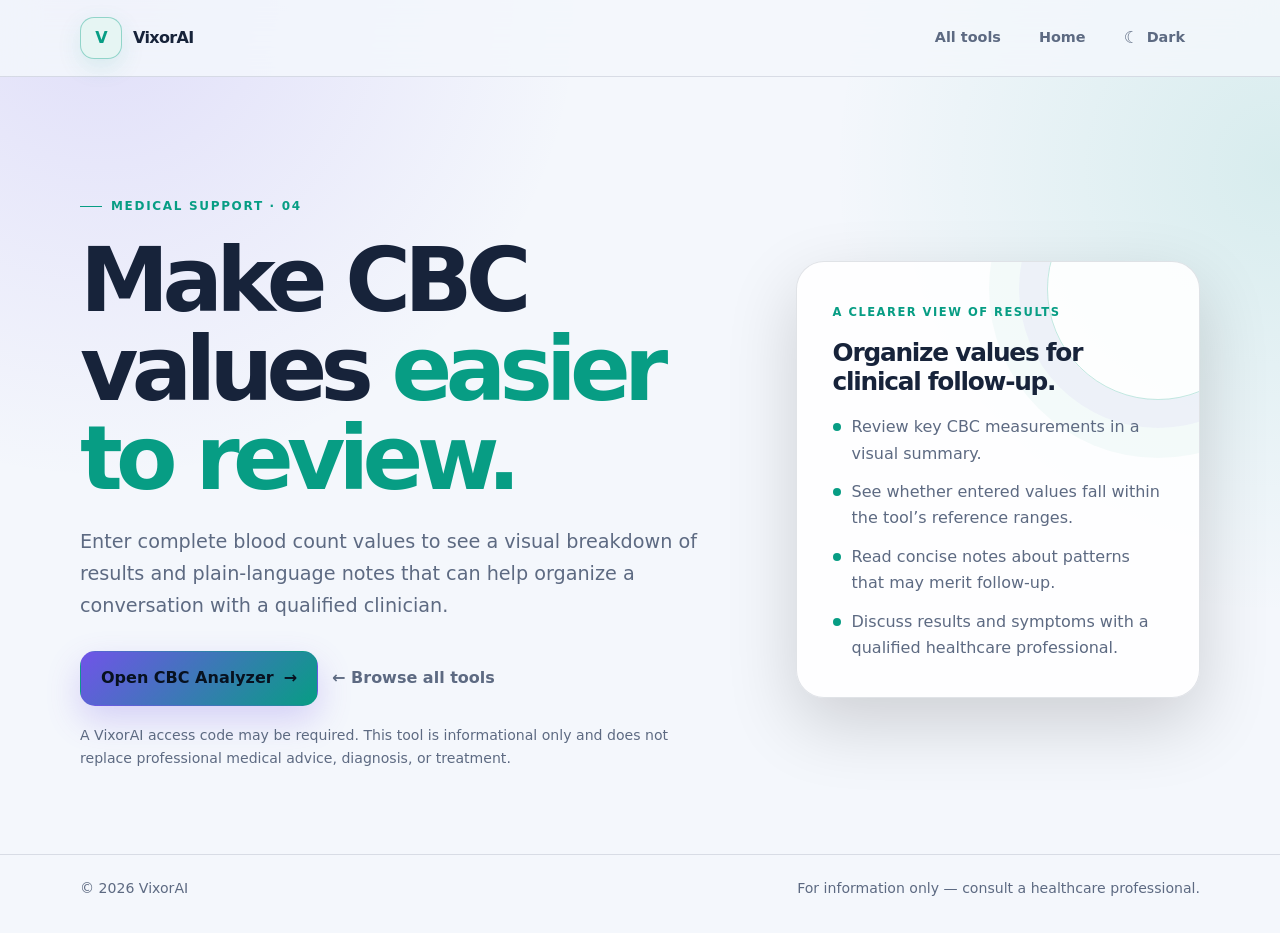
<file: cbc-analyzer.html>
<!DOCTYPE html>
<html lang="en">
<head>
  <meta charset="UTF-8">
  <meta name="viewport" content="width=device-width, initial-scale=1">
  <meta name="description" content="Review CBC blood-test values with a visual, plain-language summary from the VixorAI CBC Analyzer.">
  <title>CBC Analyzer | VixorAI</title>
  <link rel="stylesheet" href="tool-page.css">
</head>
<body>
  <header class="page-header"><div class="page-wrap page-nav">
    <a class="page-brand" href="index.html"><span class="page-brand-mark">V</span>VixorAI</a>
    <nav class="page-nav-links" aria-label="Main navigation"><a href="index.html#tools">All tools</a><a href="index.html">Home</a><button class="theme-toggle" id="theme-toggle" type="button" aria-label="Switch theme"><span class="theme-icon" aria-hidden="true"></span><span class="theme-label">Theme</span></button></nav>
  </div></header>
  <main class="page-wrap tool-main"><div class="tool-layout">
    <section>
      <p class="tool-eyebrow">Medical support · 04</p>
      <h1>Make CBC values <em>easier to review.</em></h1>
      <p class="tool-lead">Enter complete blood count values to see a visual breakdown of results and plain-language notes that can help organize a conversation with a qualified clinician.</p>
      <div class="tool-actions"><a class="page-cta" href="index.html?launch=cbc#tools">Open CBC Analyzer <span aria-hidden="true">→</span></a><a class="back-link" href="index.html#tools">← Browse all tools</a></div>
      <p class="access-note">A VixorAI access code may be required. This tool is informational only and does not replace professional medical advice, diagnosis, or treatment.</p>
    </section>
    <aside class="tool-aside"><span class="aside-label">A clearer view of results</span><h2>Organize values for clinical follow-up.</h2><ul class="tool-points"><li>Review key CBC measurements in a visual summary.</li><li>See whether entered values fall within the tool’s reference ranges.</li><li>Read concise notes about patterns that may merit follow-up.</li><li>Discuss results and symptoms with a qualified healthcare professional.</li></ul></aside>
  </div></main>
  <footer class="tool-footer"><div class="page-wrap"><span>© 2026 VixorAI</span><span>For information only — consult a healthcare professional.</span></div></footer>
  <script src="tool-page.js"></script>
</body>
</html>
</file>
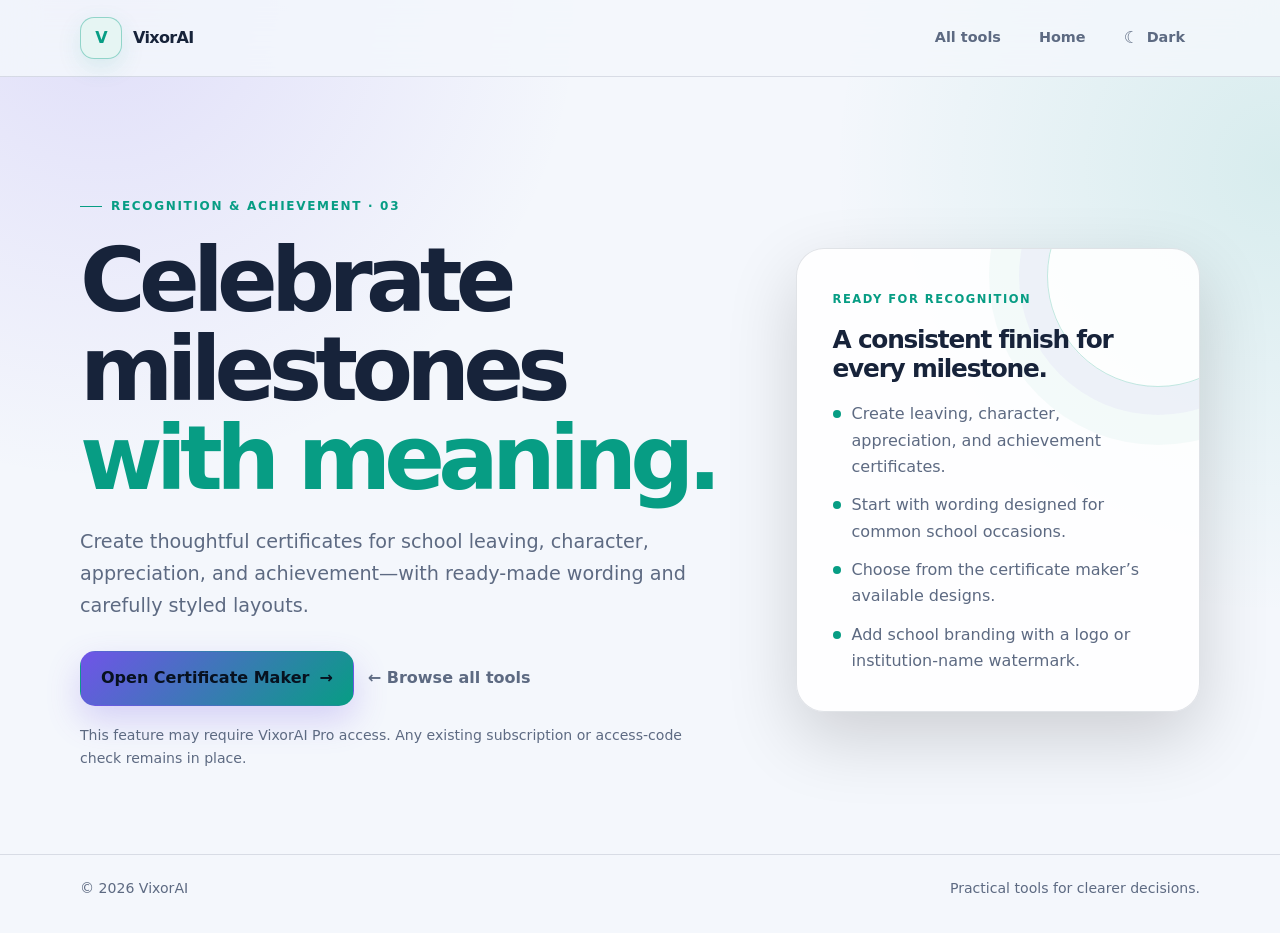
<file: certificates.html>
<!DOCTYPE html>
<html lang="en">
<head>
  <meta charset="UTF-8">
  <meta name="viewport" content="width=device-width, initial-scale=1">
  <meta name="description" content="Design school leaving, character, appreciation, and achievement certificates with VixorAI.">
  <title>Certificate Maker | VixorAI</title>
  <link rel="stylesheet" href="tool-page.css">
</head>
<body>
  <header class="page-header"><div class="page-wrap page-nav">
    <a class="page-brand" href="index.html"><span class="page-brand-mark">V</span>VixorAI</a>
    <nav class="page-nav-links" aria-label="Main navigation"><a href="index.html#tools">All tools</a><a href="index.html">Home</a><button class="theme-toggle" id="theme-toggle" type="button" aria-label="Switch theme"><span class="theme-icon" aria-hidden="true"></span><span class="theme-label">Theme</span></button></nav>
  </div></header>
  <main class="page-wrap tool-main"><div class="tool-layout">
    <section>
      <p class="tool-eyebrow">Recognition & achievement · 03</p>
      <h1>Celebrate milestones <em>with meaning.</em></h1>
      <p class="tool-lead">Create thoughtful certificates for school leaving, character, appreciation, and achievement—with ready-made wording and carefully styled layouts.</p>
      <div class="tool-actions"><a class="page-cta" href="index.html?launch=cert#tools">Open Certificate Maker <span aria-hidden="true">→</span></a><a class="back-link" href="index.html#tools">← Browse all tools</a></div>
      <p class="access-note">This feature may require VixorAI Pro access. Any existing subscription or access-code check remains in place.</p>
    </section>
    <aside class="tool-aside"><span class="aside-label">Ready for recognition</span><h2>A consistent finish for every milestone.</h2><ul class="tool-points"><li>Create leaving, character, appreciation, and achievement certificates.</li><li>Start with wording designed for common school occasions.</li><li>Choose from the certificate maker’s available designs.</li><li>Add school branding with a logo or institution-name watermark.</li></ul></aside>
  </div></main>
  <footer class="tool-footer"><div class="page-wrap"><span>© 2026 VixorAI</span><span>Practical tools for clearer decisions.</span></div></footer>
  <script src="tool-page.js"></script>
</body>
</html>
</file>
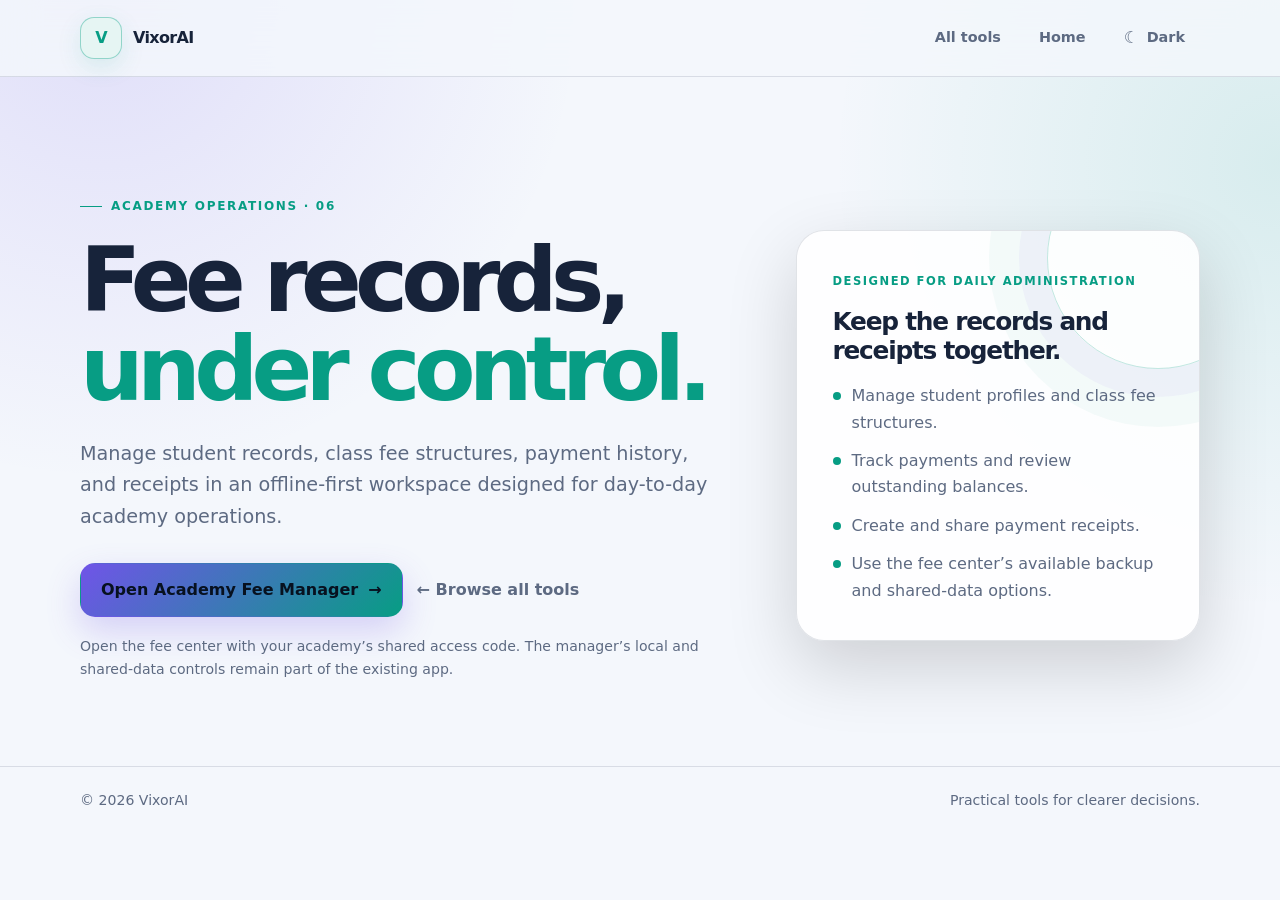
<file: fee-manager.html>
<!DOCTYPE html>
<html lang="en">
<head>
  <meta charset="UTF-8">
  <meta name="viewport" content="width=device-width, initial-scale=1">
  <meta name="description" content="Track student records, fee schedules, payments, and receipts with the VixorAI Academy Fee Manager.">
  <title>Academy Fee Manager | VixorAI</title>
  <link rel="stylesheet" href="tool-page.css">
</head>
<body>
  <header class="page-header"><div class="page-wrap page-nav">
    <a class="page-brand" href="index.html"><span class="page-brand-mark">V</span>VixorAI</a>
    <nav class="page-nav-links" aria-label="Main navigation"><a href="index.html#tools">All tools</a><a href="index.html">Home</a><button class="theme-toggle" id="theme-toggle" type="button" aria-label="Switch theme"><span class="theme-icon" aria-hidden="true"></span><span class="theme-label">Theme</span></button></nav>
  </div></header>
  <main class="page-wrap tool-main"><div class="tool-layout">
    <section>
      <p class="tool-eyebrow">Academy operations · 06</p>
      <h1>Fee records, <em>under control.</em></h1>
      <p class="tool-lead">Manage student records, class fee structures, payment history, and receipts in an offline-first workspace designed for day-to-day academy operations.</p>
      <div class="tool-actions"><a class="page-cta" href="index.html?launch=fee#tools">Open Academy Fee Manager <span aria-hidden="true">→</span></a><a class="back-link" href="index.html#tools">← Browse all tools</a></div>
      <p class="access-note">Open the fee center with your academy’s shared access code. The manager’s local and shared-data controls remain part of the existing app.</p>
    </section>
    <aside class="tool-aside"><span class="aside-label">Designed for daily administration</span><h2>Keep the records and receipts together.</h2><ul class="tool-points"><li>Manage student profiles and class fee structures.</li><li>Track payments and review outstanding balances.</li><li>Create and share payment receipts.</li><li>Use the fee center’s available backup and shared-data options.</li></ul></aside>
  </div></main>
  <footer class="tool-footer"><div class="page-wrap"><span>© 2026 VixorAI</span><span>Practical tools for clearer decisions.</span></div></footer>
  <script src="tool-page.js"></script>
</body>
</html>
</file>
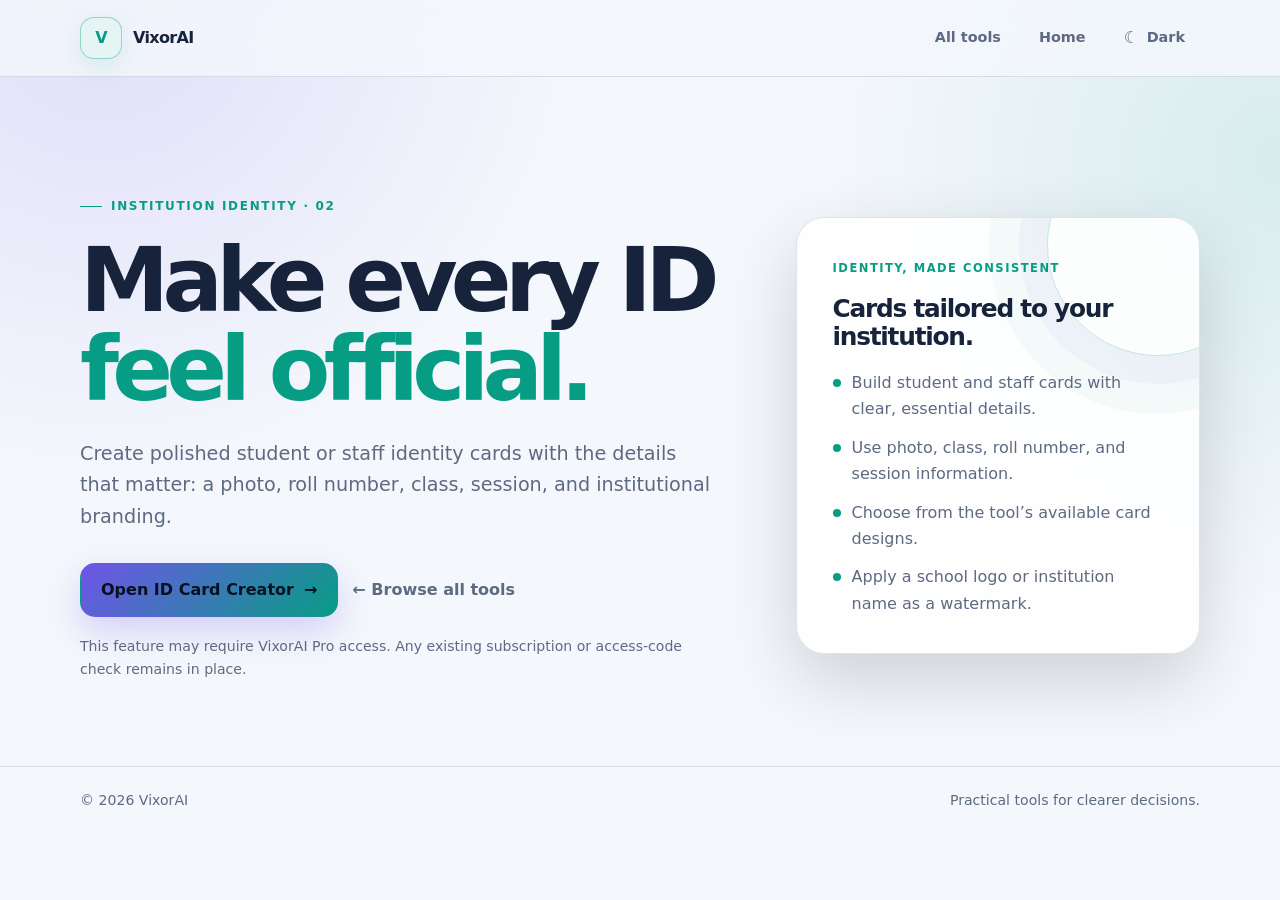
<file: id-cards.html>
<!DOCTYPE html>
<html lang="en">
<head>
  <meta charset="UTF-8">
  <meta name="viewport" content="width=device-width, initial-scale=1">
  <meta name="description" content="Create branded student and staff ID cards with VixorAI's photo, class, and session layouts.">
  <title>Student ID Card Creator | VixorAI</title>
  <link rel="stylesheet" href="tool-page.css">
</head>
<body>
  <header class="page-header"><div class="page-wrap page-nav">
    <a class="page-brand" href="index.html"><span class="page-brand-mark">V</span>VixorAI</a>
    <nav class="page-nav-links" aria-label="Main navigation"><a href="index.html#tools">All tools</a><a href="index.html">Home</a><button class="theme-toggle" id="theme-toggle" type="button" aria-label="Switch theme"><span class="theme-icon" aria-hidden="true"></span><span class="theme-label">Theme</span></button></nav>
  </div></header>
  <main class="page-wrap tool-main"><div class="tool-layout">
    <section>
      <p class="tool-eyebrow">Institution identity · 02</p>
      <h1>Make every ID <em>feel official.</em></h1>
      <p class="tool-lead">Create polished student or staff identity cards with the details that matter: a photo, roll number, class, session, and institutional branding.</p>
      <div class="tool-actions"><a class="page-cta" href="index.html?launch=idcard#tools">Open ID Card Creator <span aria-hidden="true">→</span></a><a class="back-link" href="index.html#tools">← Browse all tools</a></div>
      <p class="access-note">This feature may require VixorAI Pro access. Any existing subscription or access-code check remains in place.</p>
    </section>
    <aside class="tool-aside"><span class="aside-label">Identity, made consistent</span><h2>Cards tailored to your institution.</h2><ul class="tool-points"><li>Build student and staff cards with clear, essential details.</li><li>Use photo, class, roll number, and session information.</li><li>Choose from the tool’s available card designs.</li><li>Apply a school logo or institution name as a watermark.</li></ul></aside>
  </div></main>
  <footer class="tool-footer"><div class="page-wrap"><span>© 2026 VixorAI</span><span>Practical tools for clearer decisions.</span></div></footer>
  <script src="tool-page.js"></script>
</body>
</html>
</file>
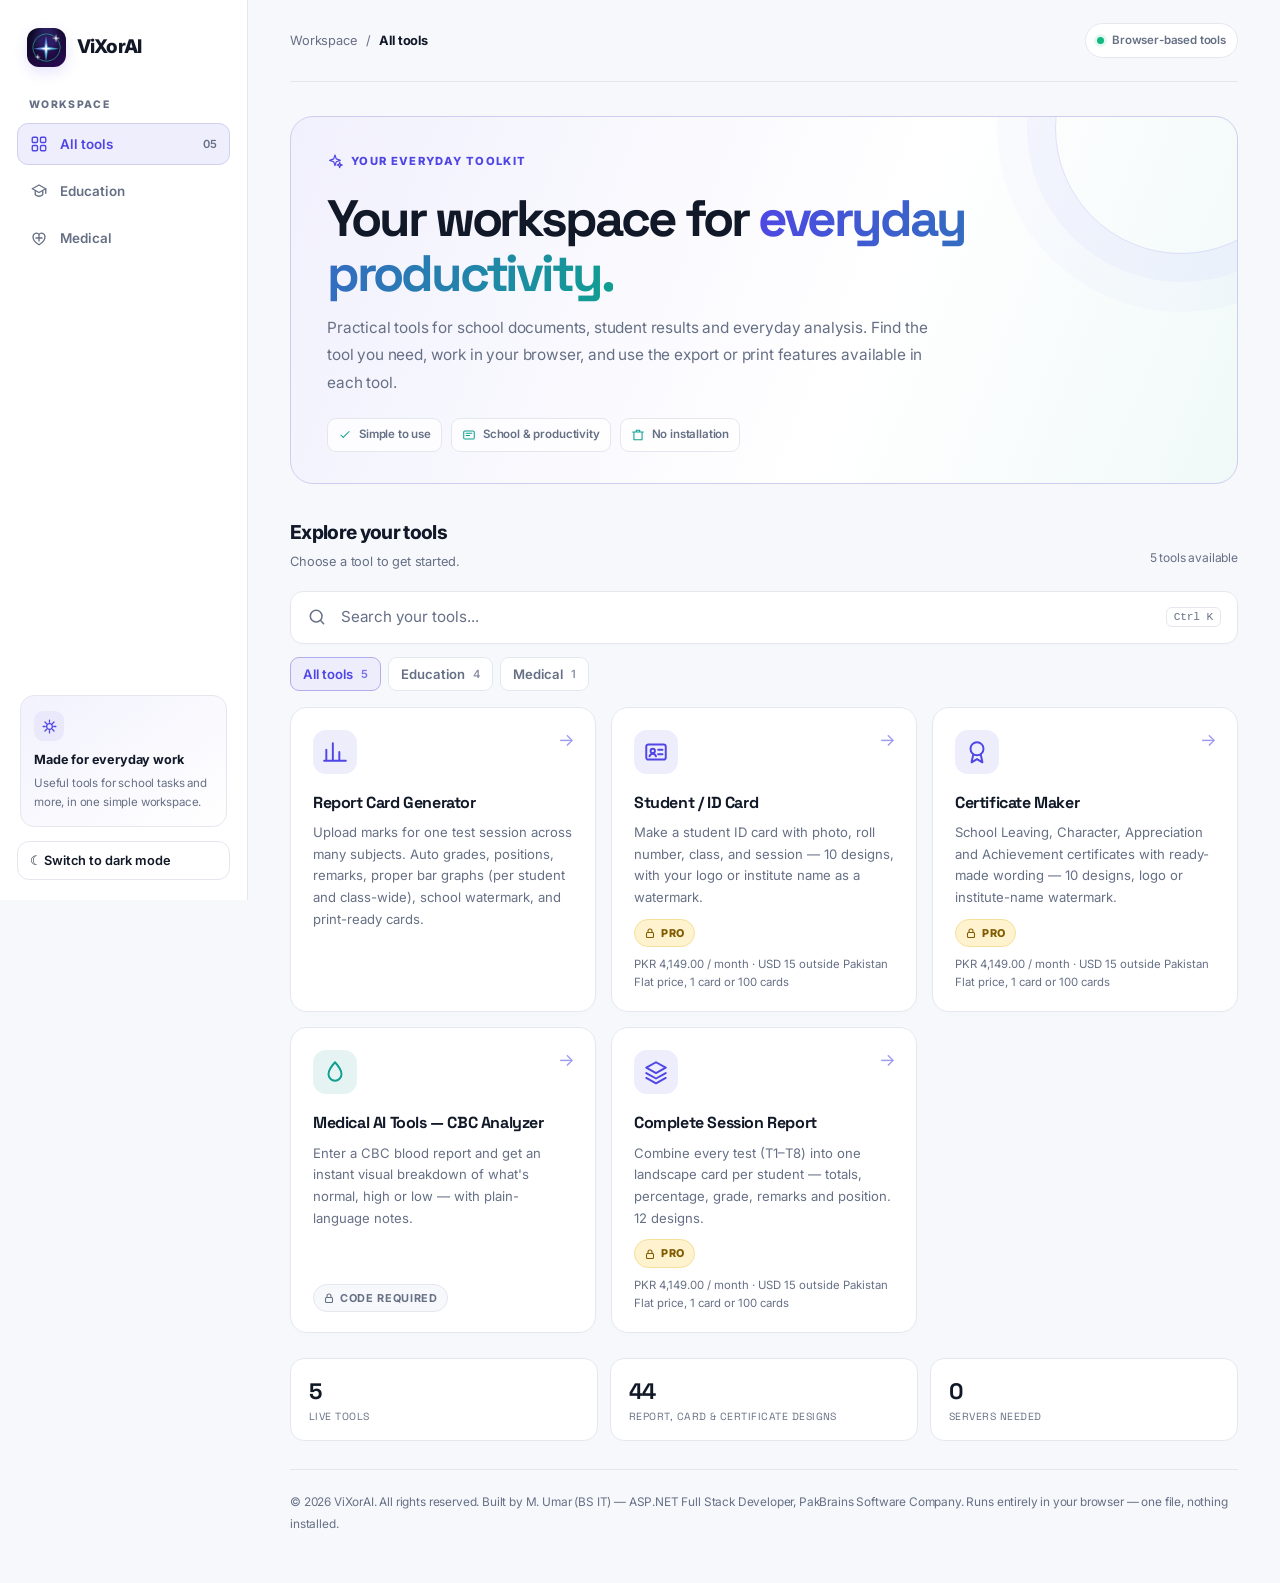
<file: redesign-preview.html>
<!DOCTYPE html>
<html lang="en" data-theme="light">
<head>
<meta charset="utf-8">
<meta name="viewport" content="width=device-width, initial-scale=1, viewport-fit=cover">
<title>ViXorAI</title>
<link rel="icon" type="image/png" href="./vixorai-logo.png">
<link rel="icon" type="image/png" href="[data-uri]">
<link rel="apple-touch-icon" href="[data-uri]">
<meta name="theme-color" content="#080a14"><meta name="apple-mobile-web-app-capable" content="yes"><meta name="apple-mobile-web-app-title" content="ViXorAI">
<link rel="manifest" href="manifest.json">

<link rel="stylesheet" href="https://fonts.googleapis.com/css2?family=Space+Grotesk:wght@500;600;700;800&family=Inter:wght@400;500;600;700&display=swap">
<style>
:root{--bg:#080a14;--card:#10142280;--cardh:#161b2e;--line:#242a44;--ink:#f2f4fb;--mute:#8b91ab;--a1:#7c5cff;--a2:#38e0c4;
box-sizing:border-box;padding-top:env(safe-area-inset-top,0px);padding-bottom:env(safe-area-inset-bottom,0px)}
:root[data-theme="light"]{--bg:#f4f5fb;--card:#ffffff;--cardh:#fff;--line:#dde1f0;--ink:#12142a;--mute:#5d6280}
*{box-sizing:border-box}
html{scroll-padding-top:env(safe-area-inset-top,0px)}
body{margin:0;min-height:100%;background:
radial-gradient(60vw 40vw at 15% -10%,#7c5cff33,transparent 60%),
radial-gradient(50vw 35vw at 100% 0%,#38e0c433,transparent 55%),var(--bg);
color:var(--ink);font-family:Inter,system-ui,sans-serif;line-height:1.5}
main{max-width:1040px;margin:0 auto;padding:52px 20px 60px}
.tag{display:inline-flex;align-items:center;gap:8px;font-size:.75rem;letter-spacing:.14em;color:var(--a2);border:1px solid #38e0c455;background:#38e0c412;padding:5px 12px;border-radius:999px;font-weight:700}
h1{font-family:"Space Grotesk",sans-serif;font-size:clamp(2.2rem,6vw,3.4rem);line-height:1.08;margin:20px 0 12px;letter-spacing:-.02em}
h1 b{background:linear-gradient(90deg,var(--a1),var(--a2));-webkit-background-clip:text;background-clip:text;color:transparent}
.lead{color:var(--mute);font-size:1.08rem;max-width:60ch;margin:0}
.grid{display:grid;grid-template-columns:repeat(auto-fit,minmax(250px,1fr));gap:18px;margin-top:42px}
button.tile,.tile{display:block;width:100%;text-align:left;text-decoration:none;color:inherit;background:var(--card);backdrop-filter:blur(6px);border:1px solid var(--line);border-radius:20px;padding:24px;position:relative;overflow:hidden;transition:transform .18s,border-color .18s,box-shadow .18s;font:inherit;cursor:pointer}
button.tile:hover{transform:translateY(-4px);border-color:var(--a1);box-shadow:0 18px 40px -14px #7c5cff40}
:focus-visible{outline:2px solid var(--a2);outline-offset:2px}
.tile .ic{font-size:1.6rem;width:48px;height:48px;display:grid;place-items:center;border-radius:13px;background:linear-gradient(135deg,#7c5cff33,#38e0c433);margin-bottom:16px}
.tile b{font-family:"Space Grotesk",sans-serif;font-size:1.14rem;display:block;margin-bottom:5px}
.tile p{margin:0;color:var(--mute);font-size:.9rem}
.tile .go{position:absolute;top:22px;right:22px;color:var(--a2);font-size:1.1rem;opacity:0;transition:opacity .18s}
button.tile:hover .go{opacity:1}
.tile.soon{opacity:.5;cursor:default}
.tile.med .ic{background:linear-gradient(135deg,#ff6b8133,#ffb34d33)}
.badge{display:inline-block;margin-top:12px;font-size:.68rem;letter-spacing:.1em;font-weight:700;color:var(--mute);border:1px solid var(--line);padding:3px 9px;border-radius:999px}
.stats{display:flex;gap:28px;margin-top:34px;flex-wrap:wrap}
.stats div{font-family:"Space Grotesk",sans-serif}
.stats b{display:block;font-size:1.5rem}
.stats span{color:var(--mute);font-size:.78rem;letter-spacing:.06em;text-transform:uppercase}
.foot{margin-top:56px;color:var(--mute);font-size:.82rem;border-top:1px solid var(--line);padding-top:20px;display:flex;justify-content:space-between;gap:12px;flex-wrap:wrap}
.themebtn{border:1px solid var(--line);background:var(--card);color:var(--mute);border-radius:10px;padding:7px 12px;font-size:.78rem;cursor:pointer}
#toolWrap{position:fixed;inset:0;background:#0b0d16;z-index:50;flex-direction:column}
:root[data-theme="light"] #toolWrap{background:#eef0f7}
#toolBar{display:flex;align-items:center;gap:12px;padding:12px 16px;padding-top:calc(12px + env(safe-area-inset-top,0px));background:var(--cardh);border-bottom:1px solid var(--line);flex:none}
#backBtn{border:1px solid var(--line);background:var(--card);color:var(--ink);border-radius:10px;padding:10px 16px;font:600 14px Inter,sans-serif;cursor:pointer;min-height:42px}
#toolTitle{font-family:"Space Grotesk",sans-serif;font-weight:700;color:var(--ink)}
#toolFrame{flex:1;width:100%;border:0;background:#fff}
#aura{position:fixed;inset:0;overflow:hidden;z-index:0;pointer-events:none}
#aura i{position:absolute;width:48vw;height:48vw;min-width:340px;min-height:340px;border-radius:50%;filter:blur(70px);opacity:.32;font-style:normal}
#aura i:nth-child(1){background:var(--a1);top:-12%;left:-10%;animation:drift1 19s ease-in-out infinite alternate}
#aura i:nth-child(2){background:var(--a2);bottom:-16%;right:-8%;animation:drift2 23s ease-in-out infinite alternate}
@keyframes drift1{to{transform:translate(6vw,7vh) scale(1.15)}}
@keyframes drift2{to{transform:translate(-6vw,-6vh) scale(1.12)}}
@media(prefers-reduced-motion:reduce){#aura i{animation:none}}
main{position:relative;z-index:1}
.tag.tag2{color:var(--a1);border-color:#7c5cff55;background:#7c5cff14;margin-left:8px}
@media(max-width:480px){.tag.tag2{margin-left:0;margin-top:8px}main{padding:32px 16px 40px}.brand{font-size:1.25rem;gap:9px;margin-bottom:18px}.vxlogo{width:40px;height:40px}.stats{gap:16px}.tile{padding:18px}#toolBar{gap:8px;padding:10px 12px;padding-top:calc(10px + env(safe-area-inset-top,0px))}#backBtn{padding:8px 10px;min-height:40px;white-space:nowrap}#toolTitle{flex:1;min-width:0;gap:6px;font-size:.88rem}#toolTitle span{min-width:0;white-space:nowrap;overflow:hidden;text-overflow:ellipsis}#toolTitle .who{display:none}#toolTitle .vxlogo{width:26px;height:26px}.gbox{padding:20px}}
.brand{display:flex;align-items:center;gap:12px;margin-bottom:22px;font-family:"Space Grotesk",sans-serif;font-weight:800;font-size:1.5rem;letter-spacing:-.01em}
.vxlogo{width:46px;height:46px;border-radius:12px;object-fit:cover;box-shadow:0 6px 18px #7c5cff55}
#toolTitle{display:flex;align-items:center;gap:10px}#toolTitle .vxlogo{width:30px;height:30px;border-radius:8px;box-shadow:none}#toolTitle b{background:linear-gradient(90deg,var(--a1),var(--a2));-webkit-background-clip:text;background-clip:text;color:transparent}
#gate{display:none;overflow-y:auto;position:fixed;inset:0;z-index:80;background:#05060dcc;backdrop-filter:blur(8px);place-items:center;padding:20px}.gbox{width:min(400px,100%);background:var(--cardh);border:1px solid var(--line);border-radius:22px;padding:26px;box-shadow:0 30px 80px -20px #000a}
.gic{width:58px;height:58px;border-radius:16px;display:grid;place-items:center;color:#07101a;background:linear-gradient(135deg,var(--a1),var(--a2));margin-bottom:12px}.gbox h3{margin:0 0 4px;font:700 1.4rem "Space Grotesk",sans-serif}.gbox p{margin:0 0 12px;color:var(--mute);font-size:.92rem}
.gbox label{display:block;font-size:.78rem;font-weight:700;color:var(--mute);margin:10px 0 4px}.gbox input{width:100%;padding:12px 14px;border-radius:12px;border:1px solid var(--line);background:var(--bg);color:var(--ink);font:inherit}.gbox input:focus{outline:2px solid var(--a2)}
#ge{min-height:22px;color:#ff6b81;font-size:.85rem;font-weight:600;margin-top:8px}.grow{display:flex;gap:10px;margin-top:6px}.gb{flex:1;border:0;border-radius:12px;padding:12px;font:700 .95rem Inter,sans-serif;cursor:pointer}.g1{background:linear-gradient(135deg,var(--a1),var(--a2));color:#07101a}.g2{background:var(--card);color:var(--ink);border:1px solid var(--line)}
.lockb{display:inline-flex;align-items:center;gap:5px;align-self:flex-start}button.tile{display:flex;flex-direction:column;align-items:flex-start;justify-content:flex-start}.who{margin-left:auto;font-style:normal;font-size:.78rem;font-weight:700;color:var(--a2);border:1px solid var(--line);border-radius:999px;padding:4px 12px}
.badge.pro{color:#1a1200;background:linear-gradient(135deg,#ffd76a,#f5a623);border-color:transparent;font-weight:800}
.tile .price{display:block;margin-top:8px;font-size:.74rem;line-height:1.45;color:var(--mute)}
.gprice{display:none;margin:2px 0 6px;padding:12px 14px;border-radius:14px;border:1px solid var(--line);background:linear-gradient(135deg,#7c5cff14,#38e0c414)}
.gprice>b{display:block;font-size:.8rem;letter-spacing:.06em;color:var(--a2);margin-bottom:6px}
.gprice .pr{display:flex;justify-content:space-between;gap:10px;font-size:.92rem;padding:3px 0}.gprice .pr strong{font-family:"Space Grotesk",sans-serif}
.gprice small{display:block;margin-top:8px;color:var(--mute);font-size:.78rem;line-height:1.45}.gprice a{color:var(--a2);font-weight:700;word-break:break-all}

/* ViXorAI Premium SaaS redesign layer */
:root{
  --bg:#f7f8fc;--card:#ffffff;--cardh:#ffffff;--line:#e5e7ef;
  --ink:#111827;--mute:#667085;--a1:#4f46e5;--a2:#0f9f91;
  color-scheme:light;
}
:root[data-theme="light"]{
  --bg:#f7f8fc;--card:#ffffff;--cardh:#ffffff;--line:#e5e7ef;
  --ink:#111827;--mute:#667085;--a1:#4f46e5;--a2:#0f9f91;
  color-scheme:light;
}
:root[data-theme="dark"]{
  --bg:#0b1020;--card:#111827;--cardh:#111827;--line:#293449;
  --ink:#f8fafc;--mute:#a8b3c7;--a1:#818cf8;--a2:#5eead4;
  color-scheme:dark;
}
body{
  background:
    radial-gradient(54rem 30rem at 5% -12%,color-mix(in srgb,var(--a1) 8%,transparent),transparent 68%),
    radial-gradient(46rem 26rem at 100% 0%,color-mix(in srgb,var(--a2) 7%,transparent),transparent 64%),
    var(--bg);
  color:var(--ink);font-family:Inter,ui-sans-serif,system-ui,-apple-system,BlinkMacSystemFont,"Segoe UI",sans-serif;
  letter-spacing:-.01em;transition:background-color .2s,color .2s;
}
main{max-width:1160px;margin:0 auto;padding:44px 28px 54px}
.brand{gap:13px;margin-bottom:30px;font-size:1.35rem;letter-spacing:-.035em}
.vxlogo{border-radius:14px;box-shadow:0 6px 20px #4f46e51f}
.tag{font-size:.7rem;letter-spacing:.09em;color:var(--a1);border-color:color-mix(in srgb,var(--a1) 22%,transparent);background:color-mix(in srgb,var(--a1) 7%,transparent);padding:7px 11px}
.tag.tag2{color:var(--a2);border-color:color-mix(in srgb,var(--a2) 24%,transparent);background:color-mix(in srgb,var(--a2) 7%,transparent);margin-left:8px}
h1{max-width:850px;font-size:clamp(2.4rem,5.5vw,4.25rem);line-height:1.04;letter-spacing:-.055em;margin:25px 0 16px;font-weight:700}
h1 b{background:linear-gradient(105deg,var(--a1),var(--a2));-webkit-background-clip:text;background-clip:text;color:transparent}
.lead{max-width:66ch;font-size:1.04rem;line-height:1.8;color:var(--mute)}
.tool-controls{display:grid;gap:15px;margin-top:30px}
.search-wrap{display:flex;align-items:center;gap:12px;min-height:54px;padding:0 16px;background:var(--card);border:1px solid var(--line);border-radius:16px;box-shadow:0 3px 12px #10182805}
.search-wrap:focus-within{border-color:var(--a1);box-shadow:0 0 0 4px color-mix(in srgb,var(--a1) 12%,transparent)}
.search-wrap svg{flex:none;color:var(--mute)}
#toolSearch{flex:1;min-width:0;border:0;outline:0;background:transparent;color:var(--ink);font:inherit;font-size:.95rem}
#toolSearch::placeholder{color:var(--mute)}
.search-wrap kbd{border:1px solid var(--line);border-radius:6px;padding:3px 7px;font:500 .7rem ui-monospace,monospace;color:var(--mute);white-space:nowrap}
.filter-row{display:flex;gap:8px;flex-wrap:wrap;align-items:center}
.filter-chip{display:inline-flex;align-items:center;gap:8px;border:1px solid var(--line);border-radius:999px;padding:8px 13px;background:var(--card);color:var(--mute);font:600 .82rem Inter,system-ui,sans-serif;cursor:pointer;transition:background .16s,border-color .16s,color .16s}
.filter-chip:hover{border-color:var(--a1);color:var(--ink)}
.tile[hidden]{display:none!important}
.filter-chip[aria-pressed="true"]{background:color-mix(in srgb,var(--a1) 10%,var(--card));border-color:color-mix(in srgb,var(--a1) 36%,var(--line));color:var(--a1)}
.filter-chip span{font-size:.7rem;opacity:.75}
.grid{grid-template-columns:repeat(auto-fit,minmax(min(100%,300px),1fr));gap:18px;margin-top:20px}
button.tile,.tile{min-height:225px;padding:24px;background:var(--card);border:1px solid var(--line);border-radius:20px;box-shadow:0 3px 14px #10182804;backdrop-filter:none;transition:transform .18s,border-color .18s,box-shadow .18s,background .18s}
button.tile:hover{transform:translateY(-3px);border-color:color-mix(in srgb,var(--a1) 50%,var(--line));box-shadow:0 16px 34px -22px color-mix(in srgb,var(--a1) 40%,transparent)}
.tile .ic{width:48px;height:48px;border-radius:14px;background:color-mix(in srgb,var(--a1) 10%,var(--card));margin-bottom:20px;color:var(--a1)!important}
.tile.med .ic{background:color-mix(in srgb,#0f9f91 11%,var(--card));color:var(--a2)!important}
.tile b{font-size:1.08rem;letter-spacing:-.025em;margin-bottom:8px}
.tile p{font-size:.88rem;line-height:1.7;color:var(--mute)}
.tile .go{top:23px;right:23px;opacity:.6;color:var(--a1)}
button.tile:hover .go{opacity:1}
.badge{letter-spacing:.06em;padding:5px 9px;border-color:var(--line);background:var(--bg)}
.badge.pro{background:#fff3cf;color:#805b00;border-color:#f6df9a}
.tile .price{line-height:1.6}
.stats{display:grid;grid-template-columns:repeat(3,minmax(0,1fr));gap:14px;margin-top:28px}
.stats div{padding:18px 20px;border:1px solid var(--line);border-radius:16px;background:var(--card)}
.stats b{font-size:1.55rem;letter-spacing:-.04em;color:var(--ink)}
.stats span{display:block;letter-spacing:.045em;font-size:.69rem;color:var(--mute)}
.foot{margin-top:38px;padding-top:22px;align-items:center;border-color:var(--line);line-height:1.8}
.themebtn{display:inline-flex;align-items:center;justify-content:center;gap:8px;border:1px solid var(--line);background:var(--card);color:var(--ink);border-radius:12px;padding:10px 14px;font:600 .8rem Inter,system-ui,sans-serif;transition:border-color .15s,background .15s;white-space:nowrap}
.themebtn:hover{border-color:var(--a1);background:color-mix(in srgb,var(--a1) 5%,var(--card))}
#toolWrap{background:var(--bg)}
:root[data-theme="light"] #toolWrap{background:var(--bg)}
:root[data-theme="dark"] #toolWrap{background:var(--bg)}
#toolBar{background:var(--card);border-color:var(--line)}
#backBtn{border-radius:12px;background:var(--card);transition:border-color .15s}
#backBtn:hover{border-color:var(--a1)}
#toolTitle b{background:linear-gradient(90deg,var(--a1),var(--a2));-webkit-background-clip:text;background-clip:text}
#gate{background:color-mix(in srgb,var(--bg) 78%,transparent)}
.gbox{background:var(--card);box-shadow:0 28px 90px #0002}
.gbox input{background:var(--bg)}
.g1{background:var(--a1);color:#fff}
.gprice{background:color-mix(in srgb,var(--a1) 5%,var(--card))}
@media(max-width:680px){
  main{padding:30px 17px 36px}
  .brand{margin-bottom:24px}
  h1{font-size:clamp(2.2rem,10vw,3.3rem);margin-top:22px}
  .lead{font-size:.97rem}
  .tool-controls{margin-top:24px}
  .search-wrap{min-height:50px;padding:0 12px}
  .search-wrap kbd{display:none}
  .grid{grid-template-columns:1fr;gap:13px;margin-top:16px}
  button.tile,.tile{min-height:0;padding:20px;border-radius:17px}
  .stats{grid-template-columns:1fr;gap:10px}
  .stats div{padding:14px 16px}
  .foot{align-items:flex-start;flex-direction:column}
  .tag.tag2{margin-left:0;margin-top:8px}
}
@media(prefers-reduced-motion:reduce){*,*::before,*::after{scroll-behavior:auto!important;transition:none!important;animation:none!important}}


/* Premium workspace pass — v2 */
#aura{display:none!important}
body{background:var(--bg);color:var(--ink)}
.app-shell{width:min(1500px,100%);min-height:100vh;margin:0 auto;display:grid;grid-template-columns:248px minmax(0,1fr);background:var(--bg)}
.sidebar{position:sticky;top:0;height:100vh;display:flex;flex-direction:column;padding:28px 17px 20px;border-right:1px solid var(--line);background:var(--card)}
.sidebar-brand{display:flex;align-items:center;gap:11px;padding:0 10px 30px;font-weight:800;font-size:1.18rem;letter-spacing:-.045em;color:var(--ink)}
.sidebar-brand .vxlogo{width:39px;height:39px;border-radius:12px;box-shadow:0 5px 14px #4f46e526}
.sidebar-kicker{padding:0 12px;margin:0 0 10px;font-size:.65rem;font-weight:800;letter-spacing:.13em;text-transform:uppercase;color:var(--mute)}
.sidebar-nav{display:grid;gap:5px}
.side-link{display:flex;align-items:center;gap:12px;width:100%;border:1px solid transparent;border-radius:11px;padding:11px 12px;background:transparent;color:var(--mute);font:600 .84rem Inter,system-ui,sans-serif;text-align:left;cursor:pointer;transition:background .15s,color .15s,border-color .15s}
.side-link svg{width:18px;height:18px;flex:none}
.side-link:hover{background:var(--bg);color:var(--ink)}
.side-link.active{color:var(--a1);background:color-mix(in srgb,var(--a1) 9%,var(--card));border-color:color-mix(in srgb,var(--a1) 14%,var(--line))}
.side-link .side-count{margin-left:auto;font-size:.7rem;color:var(--mute);font-weight:600}
.sidebar-bottom{margin-top:auto}
.sidebar-note{margin:0 3px 14px;padding:15px 13px;border:1px solid var(--line);border-radius:14px;background:linear-gradient(145deg,color-mix(in srgb,var(--a1) 7%,var(--card)),var(--card))}
.sidebar-note .note-icon{width:30px;height:30px;display:grid;place-items:center;border-radius:9px;background:color-mix(in srgb,var(--a1) 12%,var(--card));color:var(--a1);margin-bottom:10px}
.sidebar-note strong{display:block;font-size:.79rem;margin-bottom:4px;color:var(--ink)}
.sidebar-note p{margin:0;color:var(--mute);font-size:.72rem;line-height:1.6}
.sidebar-bottom .themebtn{width:100%;justify-content:flex-start;padding:11px 12px}
#home{width:100%;max-width:none;min-width:0;margin:0;padding:0 42px 36px;display:flex;flex-direction:column;gap:0}
.topbar{min-height:82px;display:flex;align-items:center;justify-content:space-between;gap:16px;border-bottom:1px solid var(--line);margin-bottom:34px}
.breadcrumb{display:flex;align-items:center;gap:9px;color:var(--mute);font-size:.8rem}
.breadcrumb strong{color:var(--ink);font-weight:700}
.topbar-right{display:flex;align-items:center;gap:12px}
.status-pill{display:inline-flex;align-items:center;gap:8px;padding:8px 11px;border:1px solid var(--line);border-radius:999px;background:var(--card);font-size:.72rem;font-weight:600;color:var(--mute);white-space:nowrap}
.status-dot{width:7px;height:7px;border-radius:50%;background:#10b981;box-shadow:0 0 0 3px #10b9811c}
#home .brand{display:none}
#home>.tag{display:none}
.hero-panel{position:relative;overflow:hidden;padding:34px 36px 31px;border:1px solid color-mix(in srgb,var(--a1) 16%,var(--line));border-radius:23px;background:linear-gradient(112deg,color-mix(in srgb,var(--a1) 8%,var(--card)),var(--card) 60%,color-mix(in srgb,var(--a2) 6%,var(--card)));margin-bottom:0}
.hero-panel:after{content:"";position:absolute;width:250px;height:250px;border-radius:50%;right:-70px;top:-115px;border:1px solid color-mix(in srgb,var(--a1) 16%,transparent);box-shadow:0 0 0 28px color-mix(in srgb,var(--a1) 3%,transparent),0 0 0 58px color-mix(in srgb,var(--a1) 2%,transparent);pointer-events:none}
.hero-eyebrow{display:inline-flex;align-items:center;gap:8px;color:var(--a1);font-size:.7rem;font-weight:800;letter-spacing:.12em;text-transform:uppercase}
.hero-eyebrow svg{width:16px;height:16px}
#home h1{max-width:700px;margin:17px 0 12px;font-size:clamp(2.15rem,4vw,3.5rem);line-height:1.07;letter-spacing:-.06em;position:relative;z-index:1}
#home h1 b{background:linear-gradient(105deg,var(--a1),var(--a2));-webkit-background-clip:text;background-clip:text;color:transparent}
#home .lead{max-width:610px;font-size:.96rem;line-height:1.8;margin:0;color:var(--mute);position:relative;z-index:1}
.hero-meta{display:flex;align-items:center;gap:9px;flex-wrap:wrap;margin-top:22px;position:relative;z-index:1}
.hero-meta span{display:inline-flex;align-items:center;gap:7px;padding:7px 10px;border:1px solid var(--line);border-radius:9px;background:color-mix(in srgb,var(--card) 78%,transparent);font-size:.72rem;font-weight:600;color:var(--mute)}
.hero-meta svg{width:14px;height:14px;color:var(--a2)}
.section-head{display:flex;align-items:end;justify-content:space-between;gap:16px;margin-top:34px}
.section-head h2{margin:0;color:var(--ink);font-size:1.2rem;letter-spacing:-.035em;font-weight:750}
.section-head p{margin:5px 0 0;color:var(--mute);font-size:.8rem}
.section-count{font-size:.75rem;color:var(--mute);padding-bottom:4px}
#home .tool-controls{margin-top:20px;gap:13px}
#home .search-wrap{min-height:53px;border-radius:13px;box-shadow:0 2px 5px #10182803}
#home .filter-row{gap:7px}
#home .filter-chip{border-radius:9px;padding:8px 12px}
#home .grid{grid-template-columns:repeat(2,minmax(0,1fr));gap:15px;margin-top:16px}
#home button.tile{min-height:224px;padding:22px 22px 20px;border-radius:17px;box-shadow:0 2px 8px #10182803}
#home button.tile:before{content:"";position:absolute;left:0;top:0;bottom:0;width:3px;background:var(--a1);opacity:0;transition:opacity .16s}
#home button.tile:hover:before{opacity:1}
#home .tile .ic{width:44px;height:44px;border-radius:13px;margin-bottom:18px}
#home .tile b{font-size:1rem;line-height:1.4;max-width:90%}
#home .tile p{font-size:.82rem;line-height:1.65;margin-bottom:10px}
#home .tile .go{opacity:.55;top:19px;right:20px;font-size:1.1rem}
#home .tile:hover .go{opacity:1}
#home .tile .badge{margin-top:auto}
#home .tile .price{font-size:.71rem}
#home .stats{gap:12px;margin-top:25px}
#home .stats div{border-radius:14px;padding:16px 18px}
#home .stats b{font-size:1.4rem}
#home .stats span{font-size:.65rem}
#home .foot{margin-top:28px;font-size:.74rem}
#toolWrap{background:var(--bg)}
#toolBar{background:var(--card);border-color:var(--line)}
#backBtn{background:var(--card);color:var(--ink)}
@media(min-width:1200px){#home .grid{grid-template-columns:repeat(3,minmax(0,1fr))}#home button.tile{min-height:242px}}
@media(max-width:900px){
 .app-shell{grid-template-columns:76px minmax(0,1fr)}
 .sidebar{padding:22px 10px 15px;align-items:center}
 .sidebar-brand{padding:0 0 28px;justify-content:center}
 .sidebar-brand .brand-name,.sidebar-kicker,.side-link .side-label,.side-link .side-count,.sidebar-note{display:none}
 .sidebar-nav{width:100%;gap:8px}
 .side-link{justify-content:center;padding:12px 5px}
 .side-link svg{width:20px;height:20px}
 .sidebar-bottom{width:100%}
 .sidebar-bottom .themebtn{justify-content:center;padding:12px 5px;font-size:0}
 .sidebar-bottom .themebtn:before{content:"◐";font-size:1.05rem}
 #home{padding:0 25px 30px}
 .topbar{min-height:72px;margin-bottom:25px}
 .hero-panel{padding:28px}
}
@media(max-width:620px){
 .app-shell{display:block}
 .sidebar{position:relative;top:auto;height:auto;padding:12px 16px;border-right:0;border-bottom:1px solid var(--line);display:flex;flex-direction:row;justify-content:space-between;align-items:center}
 .sidebar-brand{padding:0;justify-content:flex-start;font-size:1.05rem}
 .sidebar-brand .vxlogo{width:34px;height:34px}
 .sidebar-brand .brand-name{display:inline}
 .sidebar-nav{display:flex;width:auto;gap:5px}
 .sidebar-kicker,.sidebar-note,.sidebar-bottom{display:none}
 .side-link{width:38px;height:38px;padding:8px;border-radius:10px}
 .side-link .side-label,.side-link .side-count{display:none}
 #home{padding:0 16px 28px}
 .topbar{min-height:61px;margin-bottom:18px}
 .breadcrumb{font-size:.72rem}
 .status-pill{font-size:0;padding:9px}
 .status-dot{width:8px;height:8px}
 .topbar-right{gap:7px}
 .topbar .themebtn{font-size:0;padding:9px;min-width:38px}
 .topbar .themebtn:before{content:"◐";font-size:1rem}
 .hero-panel{padding:24px 20px;border-radius:18px}
 #home h1{font-size:clamp(2rem,9vw,2.75rem);margin-top:14px}
 #home .lead{font-size:.88rem}
 .hero-meta{margin-top:16px}
 .hero-meta span{font-size:.67rem}
 .section-head{margin-top:26px}
 #home .grid{grid-template-columns:1fr;gap:11px}
 #home button.tile{min-height:0;padding:19px;border-radius:15px}
 #home .tile .ic{margin-bottom:13px}
 #home .stats{grid-template-columns:repeat(3,minmax(0,1fr));gap:7px}
 #home .stats div{padding:12px 9px}
 #home .stats b{font-size:1.2rem}
 #home .stats span{font-size:.57rem;letter-spacing:0}
 #home .foot{line-height:1.7}
}

</style>
</head>
<body>
<div id="aura"><i></i><i></i></div>
<div class="app-shell">
<aside class="sidebar" aria-label="Main navigation">
  <div class="sidebar-brand"><img class="vxlogo" data-logo alt="ViXorAI"><span class="brand-name">ViXorAI</span></div>
  <p class="sidebar-kicker">Workspace</p>
  <nav class="sidebar-nav">
    <button class="side-link active" type="button" data-side-filter="all" aria-label="All tools" title="All tools">
      <svg viewBox="0 0 24 24" fill="none" stroke="currentColor" stroke-width="1.8" stroke-linecap="round" stroke-linejoin="round" aria-hidden="true"><rect x="3" y="3" width="7" height="7" rx="1.5"/><rect x="14" y="3" width="7" height="7" rx="1.5"/><rect x="3" y="14" width="7" height="7" rx="1.5"/><rect x="14" y="14" width="7" height="7" rx="1.5"/></svg><span class="side-label">All tools</span><span class="side-count">05</span>
    </button>
    <button class="side-link" type="button" data-side-filter="education" aria-label="Education tools" title="Education">
      <svg viewBox="0 0 24 24" fill="none" stroke="currentColor" stroke-width="1.8" stroke-linecap="round" stroke-linejoin="round" aria-hidden="true"><path d="m3 9 9-5 9 5-9 5-9-5Z"/><path d="M7 12v5c3 2.5 7 2.5 10 0v-5M21 9v6"/></svg><span class="side-label">Education</span>
    </button>
    <button class="side-link" type="button" data-side-filter="medical" aria-label="Medical tools" title="Medical">
      <svg viewBox="0 0 24 24" fill="none" stroke="currentColor" stroke-width="1.8" stroke-linecap="round" stroke-linejoin="round" aria-hidden="true"><path d="M12 21s-8-4.5-8-11a4.5 4.5 0 0 1 8-2.8A4.5 4.5 0 0 1 20 10c0 6.5-8 11-8 11Z"/><path d="M8 12h8M12 8v8"/></svg><span class="side-label">Medical</span>
    </button>
  </nav>
  <div class="sidebar-bottom">
    <div class="sidebar-note"><div class="note-icon"><svg viewBox="0 0 24 24" width="17" height="17" fill="none" stroke="currentColor" stroke-width="1.8" stroke-linecap="round" stroke-linejoin="round"><path d="M12 3v3m0 12v3M3 12h3m12 0h3M5.6 5.6l2.1 2.1m8.6 8.6 2.1 2.1m0-12.8-2.1 2.1m-8.6 8.6-2.1 2.1"/><circle cx="12" cy="12" r="4"/></svg></div><strong>Made for everyday work</strong><p>Useful tools for school tasks and more, in one simple workspace.</p></div>
    <button class="themebtn" id="thb" type="button">☾ Switch to dark mode</button>
  </div>
</aside>
<main id="home">
  <header class="topbar">
    <div class="breadcrumb"><span>Workspace</span><span aria-hidden="true">/</span><strong id="crumbCurrent">All tools</strong></div>
    <div class="topbar-right"><span class="status-pill"><i class="status-dot"></i> Browser-based tools</span></div>
  </header>
  
  <section class="hero-panel">
  <div class="hero-eyebrow"><svg viewBox="0 0 24 24" fill="none" stroke="currentColor" stroke-width="1.8" stroke-linecap="round" stroke-linejoin="round" aria-hidden="true"><path d="m12 3 1.9 5.8L20 11l-6.1 2.2L12 19l-1.9-5.8L4 11l6.1-2.2L12 3Z"/><path d="m19 14 1.1 3L23 18l-2.9 1-1.1 3-1-3-3-1 3-1 1-3Z"/></svg> YOUR EVERYDAY TOOLKIT</div>
  <h1>Your workspace for <b>everyday productivity.</b></h1>
  <p class="lead">Practical tools for school documents, student results and everyday analysis. Find the tool you need, work in your browser, and use the export or print features available in each tool.</p>
  <div class="hero-meta">
    <span><svg viewBox="0 0 24 24" fill="none" stroke="currentColor" stroke-width="1.8" stroke-linecap="round" stroke-linejoin="round"><path d="m5 12 4 4L19 6"/></svg> Simple to use</span>
    <span><svg viewBox="0 0 24 24" fill="none" stroke="currentColor" stroke-width="1.8" stroke-linecap="round" stroke-linejoin="round"><rect x="3" y="5" width="18" height="14" rx="2"/><path d="M7 9h10M7 13h6"/></svg> School & productivity</span>
    <span><svg viewBox="0 0 24 24" fill="none" stroke="currentColor" stroke-width="1.8" stroke-linecap="round" stroke-linejoin="round"><path d="M3 7h18M5 7v13h14V7M9 7V4h6v3"/></svg> No installation</span>
  </div>
</section>
<div class="section-head"><div><h2>Explore your tools</h2><p>Choose a tool to get started.</p></div><span class="section-count">5 tools available</span></div>


  <section class="tool-controls" aria-label="Find and filter tools">
    <label class="search-wrap" for="toolSearch">
      <svg viewBox="0 0 24 24" width="20" height="20" fill="none" stroke="currentColor" stroke-width="1.8" stroke-linecap="round" stroke-linejoin="round" aria-hidden="true"><circle cx="11" cy="11" r="7"></circle><path d="m20 20-4-4"></path></svg>
      <input id="toolSearch" type="search" placeholder="Search your tools..." autocomplete="off" aria-label="Search tools">
      <kbd>Ctrl K</kbd>
    </label>
    <div class="filter-row" role="group" aria-label="Filter tools by category">
      <button class="filter-chip" type="button" data-filter="all" aria-pressed="true">All tools <span>5</span></button>
      <button class="filter-chip" type="button" data-filter="education" aria-pressed="false">Education <span>4</span></button>
      <button class="filter-chip" type="button" data-filter="medical" aria-pressed="false">Medical <span>1</span></button>
    </div>
  </section>

  <div class="grid">
    <button class="tile" data-tool="report" data-category="education">
      <span class="go">→</span>
      <div class="ic" style="color:var(--a2)"><svg viewBox="0 0 24 24" width="26" height="26" fill="none" stroke="currentColor" stroke-width="1.8" stroke-linecap="round" stroke-linejoin="round"><path d="M4 20V10M10 20V4M16 20v-8M22 20H2"/></svg></div>
      <b>Report Card Generator</b>
      <p>Upload marks for one test session across many subjects. Auto grades, positions, remarks, proper bar graphs (per student and class-wide), school watermark, and print-ready cards.</p>
    </button>
    <button class="tile" data-tool="idcard" data-category="education">
      <span class="go">→</span>
      <div class="ic" style="color:var(--a2)"><svg viewBox="0 0 24 24" width="26" height="26" fill="none" stroke="currentColor" stroke-width="1.8" stroke-linecap="round" stroke-linejoin="round"><rect x="3" y="5" width="18" height="14" rx="2"/><circle cx="9" cy="11" r="2"/><path d="M6 16c.6-1.6 2-2.4 3-2.4s2.4.8 3 2.4M14 10h4M14 14h4"/></svg></div>
      <b>Student / ID Card</b>
      <p>Make a student ID card with photo, roll number, class, and session — 10 designs, with your logo or institute name as a watermark.</p><span class="badge lockb pro"><svg viewBox="0 0 24 24" width="12" height="12" fill="none" stroke="currentColor" stroke-width="2.2" stroke-linecap="round" stroke-linejoin="round"><rect x="5" y="11" width="14" height="10" rx="2"/><path d="M8 11V8a4 4 0 0 1 8 0v3"/></svg> PRO</span><span class="price">PKR 4,149.00 / month · USD 15 outside Pakistan<br>Flat price, 1 card or 100 cards</span>
    </button>
    <button class="tile" data-tool="cert" data-category="education">
      <span class="go">→</span>
      <div class="ic" style="color:var(--a2)"><svg viewBox="0 0 24 24" width="26" height="26" fill="none" stroke="currentColor" stroke-width="1.8" stroke-linecap="round" stroke-linejoin="round"><circle cx="12" cy="9" r="6"/><path d="m8.5 14.5-1.5 7 5-3 5 3-1.5-7"/></svg></div>
      <b>Certificate Maker</b>
      <p>School Leaving, Character, Appreciation and Achievement certificates with ready-made wording — 10 designs, logo or institute-name watermark.</p><span class="badge lockb pro"><svg viewBox="0 0 24 24" width="12" height="12" fill="none" stroke="currentColor" stroke-width="2.2" stroke-linecap="round" stroke-linejoin="round"><rect x="5" y="11" width="14" height="10" rx="2"/><path d="M8 11V8a4 4 0 0 1 8 0v3"/></svg> PRO</span><span class="price">PKR 4,149.00 / month · USD 15 outside Pakistan<br>Flat price, 1 card or 100 cards</span>
    </button>
    <button class="tile med" data-tool="cbc" data-category="medical">
      <span class="go">→</span>
      <div class="ic" style="color:var(--a2)"><svg viewBox="0 0 24 24" width="26" height="26" fill="none" stroke="currentColor" stroke-width="1.8" stroke-linecap="round" stroke-linejoin="round"><path d="M12 3s6 6.5 6 11a6 6 0 0 1-12 0c0-4.5 6-11 6-11z"/></svg></div>
      <b>Medical AI Tools — CBC Analyzer</b>
      <p>Enter a CBC blood report and get an instant visual breakdown of what's normal, high or low — with plain-language notes.</p><span class="badge lockb"><svg viewBox="0 0 24 24" width="12" height="12" fill="none" stroke="currentColor" stroke-width="2.2" stroke-linecap="round" stroke-linejoin="round"><rect x="5" y="11" width="14" height="10" rx="2"/><path d="M8 11V8a4 4 0 0 1 8 0v3"/></svg> CODE REQUIRED</span>
    </button>
    <button class="tile" data-tool="session" data-category="education"><span class="go">→</span>
      <div class="ic" style="color:var(--a2)"><svg viewBox="0 0 24 24" width="26" height="26" fill="none" stroke="currentColor" stroke-width="1.8" stroke-linecap="round" stroke-linejoin="round"><path d="m12 3 9 5-9 5-9-5z"/><path d="m3 13 9 5 9-5"/><path d="m3 17.5 9 5 9-5"/></svg></div>
      <b>Complete Session Report</b>
      <p>Combine every test (T1–T8) into one landscape card per student — totals, percentage, grade, remarks and position. 12 designs.</p><span class="badge lockb pro"><svg viewBox="0 0 24 24" width="12" height="12" fill="none" stroke="currentColor" stroke-width="2.2" stroke-linecap="round" stroke-linejoin="round"><rect x="5" y="11" width="14" height="10" rx="2"/><path d="M8 11V8a4 4 0 0 1 8 0v3"/></svg> PRO</span><span class="price">PKR 4,149.00 / month · USD 15 outside Pakistan<br>Flat price, 1 card or 100 cards</span>
    </button>
  </div>

  <div class="stats">
    <div><b>5</b><span>Live tools</span></div>
    <div><b>44</b><span>Report, card &amp; certificate designs</span></div>
    <div><b>0</b><span>Servers needed</span></div>
  </div>

  <p class="foot">
    <span>© 2026 ViXorAI. All rights reserved. Built by M. Umar (BS IT) — ASP.NET Full Stack Developer, PakBrains Software Company. Runs entirely in your browser — one file, nothing installed.</span>
  </p>
</main>
</div>

<div id="gate"><div class="gbox"><div class="gic"><svg viewBox="0 0 24 24" width="30" height="30" fill="none" stroke="currentColor" stroke-width="2" stroke-linecap="round" stroke-linejoin="round"><rect x="5" y="11" width="14" height="10" rx="2"/><path d="M8 11V8a4 4 0 0 1 8 0v3"/></svg></div><h3>ViXorAI access</h3><p>Enter your name and the ViXorAI code to open <b id="gt"></b>.</p><div class="gprice" id="gp"><b>VIXORAI PRO · 1 MONTH CODE</b><div class="pr"><span>Pakistan</span><strong>PKR 4,149.00</strong></div><div class="pr"><span>Outside Pakistan</span><strong>USD 15</strong></div><small>One flat price per month — whether you prepare 1 card or 100 cards, the price stays the same. To get the ViXorAI app code, contact <a href="mailto:UmarPakbrainbwp07@gmail.com">UmarPakbrainbwp07@gmail.com</a></small></div><label>Your name</label><input id="gn" type="text" placeholder="Any name" autocomplete="off"><label>ViXorAI code</label><input id="gc" type="password" placeholder="App code" autocomplete="off"><div id="ge"></div><div class="grow"><button id="gno" class="gb g2">Cancel</button><button id="gok" class="gb g1">Unlock</button></div></div></div>
<div id="toolWrap" hidden>
  <div id="toolBar"><button id="backBtn">← Back to tools</button><span id="toolTitle"></span></div>
  <iframe id="toolFrame" title="Tool"></iframe>
</div>

<script>document.querySelector('link[rel="apple-touch-icon"]').href="./vixorai-logo.png";</script>
<script>
const REPORT_B64="[base64]/[base64]/[base64]/[base64]/[base64]/[base64]/[base64]/XHM/bm98c2VyaWFsfF5zci9pLnRlc3QoeCkpLG5tPShhPT5hPj0wP2E6aGVhZC5maW5kSW5kZXgoeD0+L25hbWUvaS50ZXN0KHgpKSkoaGVhZC5maW5kSW5kZXgoeD0+L14oc3R1ZGVudFxzKik/[base64]/KT8kL2kpOwogICAgY29uc3QgY249eC5yZXBsYWNlKC9ccyooXChbXildKlwpfFwvXHMqXGQrfFxzXGQrKFwuXGQrKT9ccyoobWFya3M/[base64]/Z3YocixHLmlkKTppKzEsbnVtPXBhcnNlRmxvYXQoaWQpLG5tPUcubm0+PTA/U3RyaW5nKGd2KHIsRy5ubSkpLnRyaW0oKToiIjsKICAgIHJldHVybiB7aWQ6aWQsbnVtOmlzTmFOKG51bSk/aSsxOm51bSxuOm5tfHwiU3R1ZGVudCAiKyhpKzEpLGc6Ry5ncD49MD9TdHJpbmcoZ3YocixHLmdwKSkudHJpbSgpLnJlcGxhY2UoL1xzKmdyb3VwJC9pLCIiKTooTC5sZW5ndGg/[base64]/[base64]/IkYiOnA+PTkwPyJBKyI6cD49ODA/IkEiOnA+PTcwPyJCIjpwPj02MD8iQyI6IkQiOwpjb25zdCByaz1wPT5wPj05MD9bIkV4Y2VsbGVudCIsIiMxZTllNzciXTpwPj04MD9bIlZlcnkgR29vZCIsIiM1YTNmYzkiXTpwPj03MD9bIkdvb2QgU3RhbmRpbmciLCIjYzA4YTFlIl06cD49NjA/WyJNb2RlcmF0ZSIsIiNlMDgwM2EiXTpwPj01MD9bIk5lZWRzIEhhcmR3b3JrIiwiI2QyNGE0YSJdOlsiTmVlZHMgSW1wcm92ZW1lbnQiLCIjYjAyYTJhIl07CmNvbnN0IG92PShwLHBhc3MpPT5wPHBhc3M/[base64]/[base64]/[base64]/[base64]/[base64]/[base64]/ZXNjKHgpKyIg4oaSICIrKHVzZWRbaV0hPT11bmRlZmluZWQ/[base64]/[base64]/[base64]/IkFic2VudCI6Zm0oeC52KX08L3RkPjx0ZD4ke3gubX08L3RkPjx0ZCBjbGFzcz0icGMiPiR7eC5hPyLigJQiOmYyKHgucCkrIiUifTwvdGQ+PHRkIGNsYXNzPSJyayIgc3R5bGU9ImNvbG9yOiR7eC5hPyIjYzk0YTRhIjpyWzFdfSI+JHt4LmE/IkFic2VudCI6clswXX08L3RkPjwvdHI+YH0pLmpvaW4oIiIpOwogIGNvbnN0IGNoPWNoYXJ0JiZpdC5sZW5ndGg/[base64]/IiDCtyBDbGFzcyAiK2VzYyhjbHMpOiIifTwvc3Bhbj4ke3MuZz9gPGJyPjxzcGFuIGNsYXNzPSJncCAkey9tZWQvaS50ZXN0KHMuZyk/ImIiOiJhIn0iPiR7ZXNjKHMuZyl9IGdyb3VwPC9zcGFuPmA6IiJ9PC9kaXY+PGRpdiBjbGFzcz0iZ2QiPjxkaXYgY2xhc3M9ImRpYSIgc3R5bGU9ImJhY2tncm91bmQ6JHt0cGw9PT0ibW9ubyI/[base64]/[base64]/[base64]/[base64]/c3VtbWFyeUNhcmQoKTpjYXJkKGl0ZW1zW2pdKX08L2Rpdj5gO2grPWA8c2VjdGlvbiBjbGFzcz0ic2hlZXQgcCR7bn0iPiR7Y308L3NlY3Rpb24+YH0KICAkKCJwZyIpLnRleHRDb250ZW50PWBAcGFnZXtzaXplOkE0ICR7bj09PTI/[base64]/[base64]/[base64]/[base64]/MjEwOjI5Nyk7CiAgfQogIGNvbnN0IGJsb2I9ZG9jLm91dHB1dCgiYmxvYiIpLGRsPXdpbmRvdy5jbGF1ZGU/[base64]/[base64]";
const IDCARD_B64="[base64]/[base64]/[base64]/[base64]/[base64]/[base64]/[base64]/cFszXToxfX0KZnVuY3Rpb24gdnhMdW0oYyl7Y29uc3QgZj12PT57di89MjU1O3JldHVybiB2PD0uMDM5Mjg/[base64]/[base64]/NjQwOjExMjMsSD1pZD80MDQ6Nzk0LGs9aWQ/[base64]";
const CERT_B64="[base64]/[base64]/[base64]/[base64]/ImlzIjoid2FzIn0gYSBib25hZmlkZSBzdHVkZW50IG9mICR7QihkLmluc3QpfSwgJHtjdXI/[base64]/[base64]/[base64]/[base64]/[base64]/[base64]/[base64]/[base64]/[base64]";
const CBC_B64="[base64]/[base64]/[base64]/[base64]/IiDCtyBBZ2UgIitlc2MoJCgiI3BhZ2UiKS52YWx1ZSk6IiJ9IMK3ICR7c2V4PT0ibSI/[base64]/IiDCtyBBZ2UgIitlc2MoJCgiI3BhZ2UiKS52YWx1ZSk6IiJ9IMK3ICR7c2V4PT0ibSI/[base64]/[base64]";
const SESSION_B64="[base64]/[base64]/IkErIjpwPj04MD8iQSI6cD49NzA/IkIiOnA+PTYwPyJDIjpwPj1wYXNzKCk/IkQiOiJGIixyZW09cD0+cD49OTA/[base64]/[base64]/KVteKV0qXCkvKXx8eC5tYXRjaCgvW1xzXC9dKFxkKyg/OlwuXGQrKT8pXHMqKD86bWFya3M/[base64]/[base64]/[base64]/djooL14tP1xkKyhcLlxkKyk/JC8udGVzdChTdHJpbmcodj8/[base64]/[base64]/[base64]/by90KjEwMDpudWxsfX0pLE89cm93cy5yZWR1Y2UoKGEscik9PmErci5vLDApLFQ9cm93cy5yZWR1Y2UoKGEscik9PmErci50LDApO3JldHVybntyb3dzLHR0LE8sVCxwOlQ/[base64]/YDxpbWcgY2xhc3M9ImxnIiBzcmM9IiR7RC5sb2dvfSIgYWx0PSIiPmA6YDxkaXYgY2xhc3M9ImxnIj4ke2VzYyhtb25vKX08L2Rpdj5gOwpjb25zdCBjZWxsPXg9Png/YCR7eC5hPyJBYnMiOmYoeC5vKX08c21hbGw+LyR7Zih4LnQpfTwvc21hbGw+YDoi4oCUIixyaD1NYXRoLm1heCgyNixNYXRoLm1pbig1MCxNYXRoLmZsb29yKDQzMC8oYy5yb3dzLmxlbmd0aCszKSkpKSxmcz1uPjg/[base64]/[base64]/[base64]/[base64]";
const TOOLS={report:{title:"Report Cards",b64:REPORT_B64},idcard:{title:"ID Cards",lock:1,pro:1,b64:IDCARD_B64},cert:{title:"Certificates",lock:1,pro:1,b64:CERT_B64},session:{title:"Session Report",lock:1,pro:1,b64:SESSION_B64},cbc:{title:"Medical Tools · CBC Analyzer",lock:1,b64:CBC_B64}};
const VXLOGO=document.querySelector('link[rel="apple-touch-icon"]').href;document.querySelectorAll("img[data-logo]").forEach(i=>i.src=VXLOGO);
const fr=document.getElementById("toolFrame");fr.addEventListener("load",()=>{try{fr.contentDocument.documentElement.setAttribute("data-vx",document.documentElement.getAttribute("data-theme")==="light"?"light":"dark")}catch(e){}});
function b64ToText(b64){const bin=atob(b64);const bytes=new Uint8Array(bin.length);for(let i=0;i<bin.length;i++)bytes[i]=bin.charCodeAt(i);return new TextDecoder("utf-8").decode(bytes)}
function sha256(m){const r=(x,n)=>x>>>n|x<<32-n,K=[],Hh=[],p=[];let c=0;for(let n=2;c<64;n++){if(p.every(q=>n%q)){p.push(n);if(c<8)Hh[c]=Math.pow(n,.5)*4294967296|0;K[c++]=Math.pow(n,1/3)*4294967296|0}}
const b=unescape(encodeURIComponent(m)),l=b.length*8,w=new Array(((l+64>>9)<<4)+16).fill(0);for(let i=0;i<b.length;i++)w[i>>2]|=b.charCodeAt(i)<<24-i%4*8;w[l>>5]|=128<<24-l%32;w[w.length-1]=l;
for(let j=0;j<w.length;j+=16){const x=w.slice(j,j+16),h=Hh.slice(0);for(let i=0;i<64;i++){if(i>15){const a=x[i-15],c=x[i-2];x[i]=x[i-16]+(r(a,7)^r(a,18)^a>>>3)+x[i-7]+(r(c,17)^r(c,19)^c>>>10)|0}const e=h[4],a=h[0],t1=h[7]+(r(e,6)^r(e,11)^r(e,25))+(e&h[5]^~e&h[6])+K[i]+x[i]|0,t2=(r(a,2)^r(a,13)^r(a,22))+(a&h[1]^a&h[2]^h[1]&h[2])|0;h.unshift(t1+t2|0);h[4]=h[4]+t1|0;h.pop()}for(let i=0;i<8;i++)Hh[i]=Hh[i]+h[i]|0}
return Hh.map(v=>('0000000'+(v>>>0).toString(16)).slice(-8)).join('')}
const CODE_HASH="0403cdf9fed1833bea7575aec3e22b555c1f45173b036a84879a137c6358df23",esc=s=>String(s).replace(/[&<>"]/g,c=>({"&":"&amp;","<":"&lt;",">":"&gt;",'"':"&quot;"}[c]));
const gate=document.getElementById("gate"),gn=document.getElementById("gn"),gc=document.getElementById("gc"),ge=document.getElementById("ge"),tw=document.getElementById("toolWrap");let pend=null;
function openTool(t,who){document.getElementById("toolTitle").innerHTML='<img class="vxlogo" src="'+VXLOGO+'" alt=""><span><b>ViXorAI</b> · '+t.title+'</span>'+(who?'<em class="who">'+esc(who)+'</em>':'');let toolHtml=b64ToText(t.b64);if(t===TOOLS.report)toolHtml=toolHtml.replace('const N=["Ali Raza","Sara Khan","Hamza Iqbal","Ayesha Noor","Bilal Ahmed","Fatima Zahra","Usman Tariq","Hira Malik"]','const N=["Maria","Umar","Umar","Umar","Umar","Umar","Umar","Umar"]');if(t===TOOLS.session)toolHtml=toolHtml.replace('const N=["Ali Raza","Hina Fatima","Usman Khalid","Ayesha Noor","Bilal Ahmad","Sana Iqbal"]','const N=["Maria","Umar","Umar","Umar","Umar","Umar"]');toolHtml=toolHtml.replace('id="pname" placeholder="Umar"','id="pname" value="Umar" placeholder="Umar"').replace('id="name" placeholder="Umar" autocomplete="off"','id="name" value="Umar" placeholder="Umar" autocomplete="off"');fr.srcdoc=toolHtml;tw.hidden=false;tw.style.display="flex"}
function closeGate(){gate.style.display="none";pend=null}
function unlock(){const n=gn.value.trim();if(!n){ge.textContent="Please enter your name.";gn.focus();return}if(sha256(gc.value.trim())!==CODE_HASH){ge.textContent="Wrong ViXorAI code. To get a code, contact UmarPakbrainbwp07@gmail.com";gc.select();return}const t=pend;closeGate();openTool(t,n)}
document.getElementById("gok").onclick=unlock;document.getElementById("gno").onclick=closeGate;gate.addEventListener("keydown",e=>{if(e.key==="Enter")unlock();if(e.key==="Escape")closeGate()});
document.querySelectorAll(".tile[data-tool]").forEach(btn=>btn.addEventListener("click",()=>{const t=TOOLS[btn.dataset.tool];if(!t)return;if(t.lock){pend=t;gn.value="";gc.value="";ge.textContent="";document.getElementById("gt").textContent=t.title;document.getElementById("gp").style.display=t.pro?"block":"none";gate.style.display="grid";gn.focus()}else openTool(t)}));
document.getElementById("backBtn").addEventListener("click",()=>{
  document.getElementById("toolWrap").hidden=true;
  document.getElementById("toolWrap").style.display="none";
  document.getElementById("toolFrame").srcdoc="about:blank";
});
const themeRoot=document.documentElement,themeButton=document.getElementById("thb");
function setVxTheme(theme,save){
  themeRoot.setAttribute("data-theme",theme);
  themeButton.textContent=theme==="dark"?"☀ Switch to light mode":"☾ Switch to dark mode";
  themeButton.setAttribute("aria-label",theme==="dark"?"Switch to light theme":"Switch to dark theme");
  try{document.getElementById("toolFrame").contentDocument.documentElement.setAttribute("data-vx",theme)}catch(e){}
  if(save){try{localStorage.setItem("vixorai-theme",theme)}catch(e){}}
}
try{const saved=localStorage.getItem("vixorai-theme");if(saved==="dark"||saved==="light")themeRoot.setAttribute("data-theme",saved)}catch(e){}
setVxTheme(themeRoot.getAttribute("data-theme")==="dark"?"dark":"light",false);
themeButton.addEventListener("click",()=>setVxTheme(themeRoot.getAttribute("data-theme")==="light"?"dark":"light",true));
</script>
<script>if("serviceWorker"in navigator)addEventListener("load",function(){navigator.serviceWorker.register("sw.js").catch(function(){})})</script>

<script>
(function(){
  const input=document.getElementById("toolSearch");
  const cards=[...document.querySelectorAll(".tile[data-tool]")];
  const chips=[...document.querySelectorAll(".filter-chip[data-filter]")];
  let category="all";
  function filterTools(){
    const q=(input.value||"").trim().toLowerCase();
    cards.forEach(card=>{
      const categoryMatch=category==="all"||card.dataset.category===category;
      const textMatch=card.innerText.toLowerCase().includes(q);
      card.hidden=!(categoryMatch&&textMatch);
    });
  }
  chips.forEach(chip=>chip.addEventListener("click",()=>{
    category=chip.dataset.filter;
    chips.forEach(c=>c.setAttribute("aria-pressed",String(c===chip)));
    filterTools();
  }));
  input.addEventListener("input",filterTools);
  document.addEventListener("keydown",e=>{
    if((e.ctrlKey||e.metaKey)&&e.key.toLowerCase()==="k"){e.preventDefault();input.focus()}
    if(e.key==="Escape"&&document.activeElement===input){input.value="";filterTools();input.blur()}
  });
})();
</script>


<script>
(function(){
  const chips=[...document.querySelectorAll(".filter-chip[data-filter]")];
  const sideLinks=[...document.querySelectorAll(".side-link[data-side-filter]")];
  const crumb=document.getElementById("crumbCurrent");
  function applyFilter(filter){
    const chip=chips.find(c=>c.dataset.filter===filter);
    if(chip)chip.click();
    sideLinks.forEach(link=>link.classList.toggle("active",link.dataset.sideFilter===filter));
    if(crumb)crumb.textContent=filter==="all"?"All tools":filter==="education"?"Education":"Medical";
  }
  sideLinks.forEach(link=>link.addEventListener("click",()=>applyFilter(link.dataset.sideFilter)));
  chips.forEach(chip=>chip.addEventListener("click",()=>{
    sideLinks.forEach(link=>link.classList.toggle("active",link.dataset.sideFilter===chip.dataset.filter));
    if(crumb)crumb.textContent=chip.dataset.filter==="all"?"All tools":chip.dataset.filter==="education"?"Education":"Medical";
  }));
  const themeBtn=document.getElementById("thb");
  function labelTheme(theme){
    if(!themeBtn)return;
    themeBtn.textContent=theme==="dark"?"☀ Switch to light mode":"☾ Switch to dark mode";
  }
  const observer=new MutationObserver(()=>labelTheme(document.documentElement.getAttribute("data-theme")==="dark"?"dark":"light"));
  observer.observe(document.documentElement,{attributes:true,attributeFilter:["data-theme"]});
  labelTheme(document.documentElement.getAttribute("data-theme")==="dark"?"dark":"light");
})();
</script>

</body>
</html>
</file>
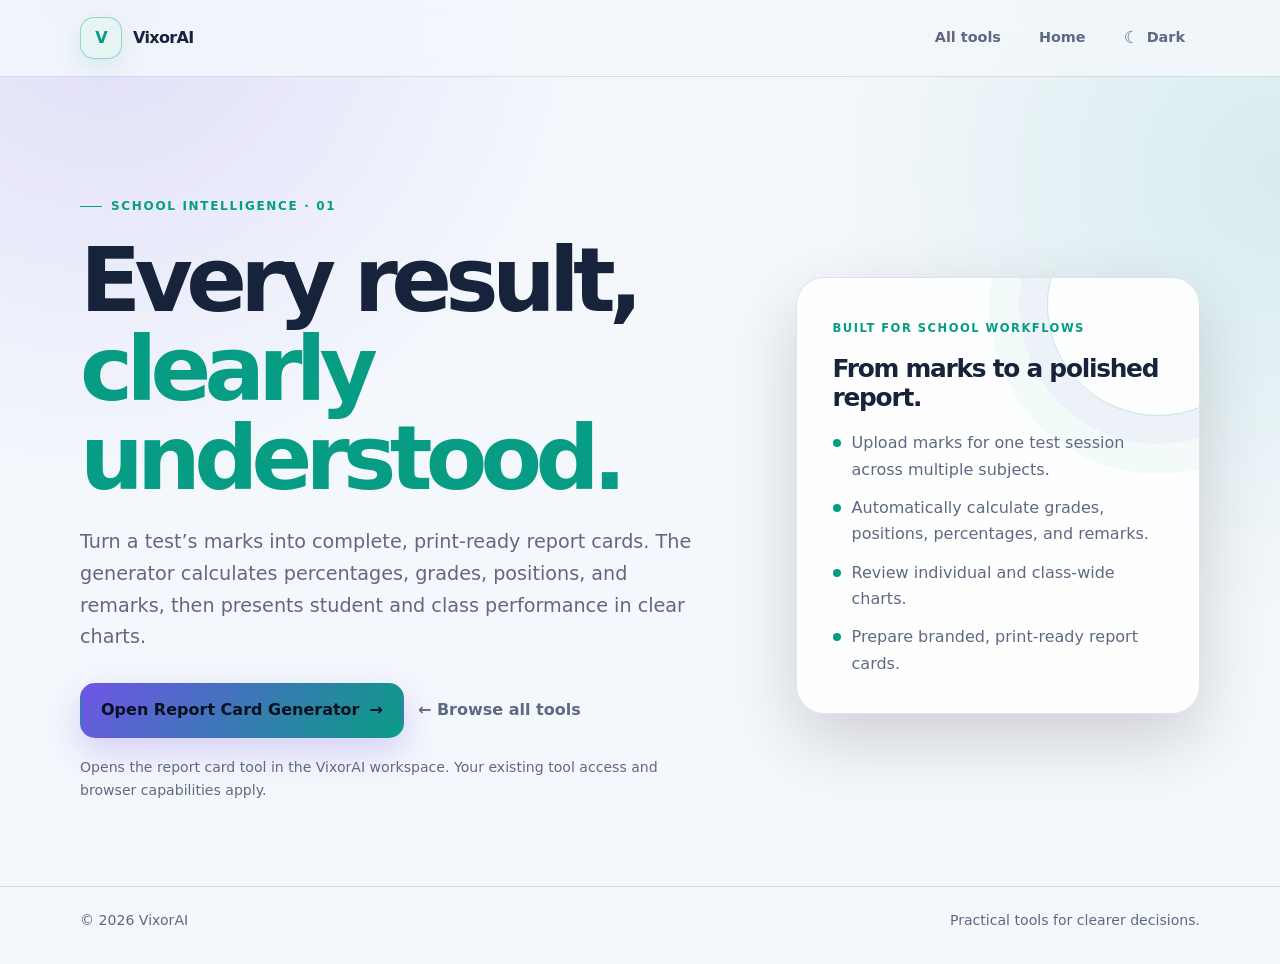
<file: report-cards.html>
<!DOCTYPE html>
<html lang="en">
<head>
  <meta charset="UTF-8">
  <meta name="viewport" content="width=device-width, initial-scale=1">
  <meta name="description" content="Create print-ready school report cards with marks, grades, positions, remarks, and performance charts using VixorAI.">
  <title>Report Card Generator | VixorAI</title>
  <link rel="stylesheet" href="tool-page.css">
</head>
<body>
  <header class="page-header"><div class="page-wrap page-nav">
    <a class="page-brand" href="index.html"><span class="page-brand-mark">V</span>VixorAI</a>
    <nav class="page-nav-links" aria-label="Main navigation"><a href="index.html#tools">All tools</a><a href="index.html">Home</a><button class="theme-toggle" id="theme-toggle" type="button" aria-label="Switch theme"><span class="theme-icon" aria-hidden="true"></span><span class="theme-label">Theme</span></button></nav>
  </div></header>
  <main class="page-wrap tool-main"><div class="tool-layout">
    <section>
      <p class="tool-eyebrow">School intelligence · 01</p>
      <h1>Every result, <em>clearly understood.</em></h1>
      <p class="tool-lead">Turn a test’s marks into complete, print-ready report cards. The generator calculates percentages, grades, positions, and remarks, then presents student and class performance in clear charts.</p>
      <div class="tool-actions"><a class="page-cta" href="index.html?launch=report#tools">Open Report Card Generator <span aria-hidden="true">→</span></a><a class="back-link" href="index.html#tools">← Browse all tools</a></div>
      <p class="access-note">Opens the report card tool in the VixorAI workspace. Your existing tool access and browser capabilities apply.</p>
    </section>
    <aside class="tool-aside"><span class="aside-label">Built for school workflows</span><h2>From marks to a polished report.</h2><ul class="tool-points"><li>Upload marks for one test session across multiple subjects.</li><li>Automatically calculate grades, positions, percentages, and remarks.</li><li>Review individual and class-wide charts.</li><li>Prepare branded, print-ready report cards.</li></ul></aside>
  </div></main>
  <footer class="tool-footer"><div class="page-wrap"><span>© 2026 VixorAI</span><span>Practical tools for clearer decisions.</span></div></footer>
  <script src="tool-page.js"></script>
</body>
</html>
</file>
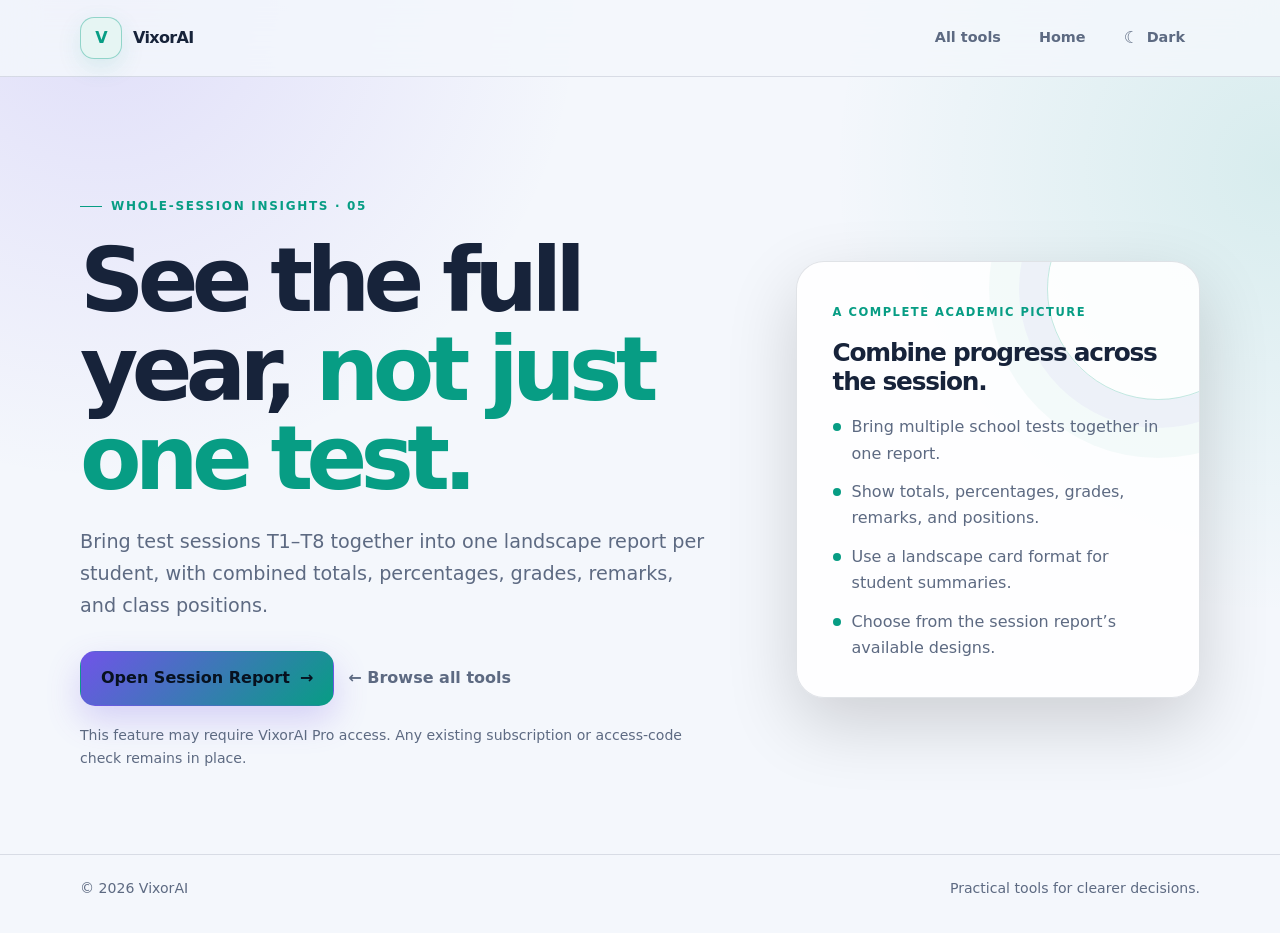
<file: session-report.html>
<!DOCTYPE html>
<html lang="en">
<head>
  <meta charset="UTF-8">
  <meta name="viewport" content="width=device-width, initial-scale=1">
  <meta name="description" content="Combine test results across a school session into a landscape student report with VixorAI.">
  <title>Complete Session Report | VixorAI</title>
  <link rel="stylesheet" href="tool-page.css">
</head>
<body>
  <header class="page-header"><div class="page-wrap page-nav">
    <a class="page-brand" href="index.html"><span class="page-brand-mark">V</span>VixorAI</a>
    <nav class="page-nav-links" aria-label="Main navigation"><a href="index.html#tools">All tools</a><a href="index.html">Home</a><button class="theme-toggle" id="theme-toggle" type="button" aria-label="Switch theme"><span class="theme-icon" aria-hidden="true"></span><span class="theme-label">Theme</span></button></nav>
  </div></header>
  <main class="page-wrap tool-main"><div class="tool-layout">
    <section>
      <p class="tool-eyebrow">Whole-session insights · 05</p>
      <h1>See the full year, <em>not just one test.</em></h1>
      <p class="tool-lead">Bring test sessions T1–T8 together into one landscape report per student, with combined totals, percentages, grades, remarks, and class positions.</p>
      <div class="tool-actions"><a class="page-cta" href="index.html?launch=session#tools">Open Session Report <span aria-hidden="true">→</span></a><a class="back-link" href="index.html#tools">← Browse all tools</a></div>
      <p class="access-note">This feature may require VixorAI Pro access. Any existing subscription or access-code check remains in place.</p>
    </section>
    <aside class="tool-aside"><span class="aside-label">A complete academic picture</span><h2>Combine progress across the session.</h2><ul class="tool-points"><li>Bring multiple school tests together in one report.</li><li>Show totals, percentages, grades, remarks, and positions.</li><li>Use a landscape card format for student summaries.</li><li>Choose from the session report’s available designs.</li></ul></aside>
  </div></main>
  <footer class="tool-footer"><div class="page-wrap"><span>© 2026 VixorAI</span><span>Practical tools for clearer decisions.</span></div></footer>
  <script src="tool-page.js"></script>
</body>
</html>
</file>
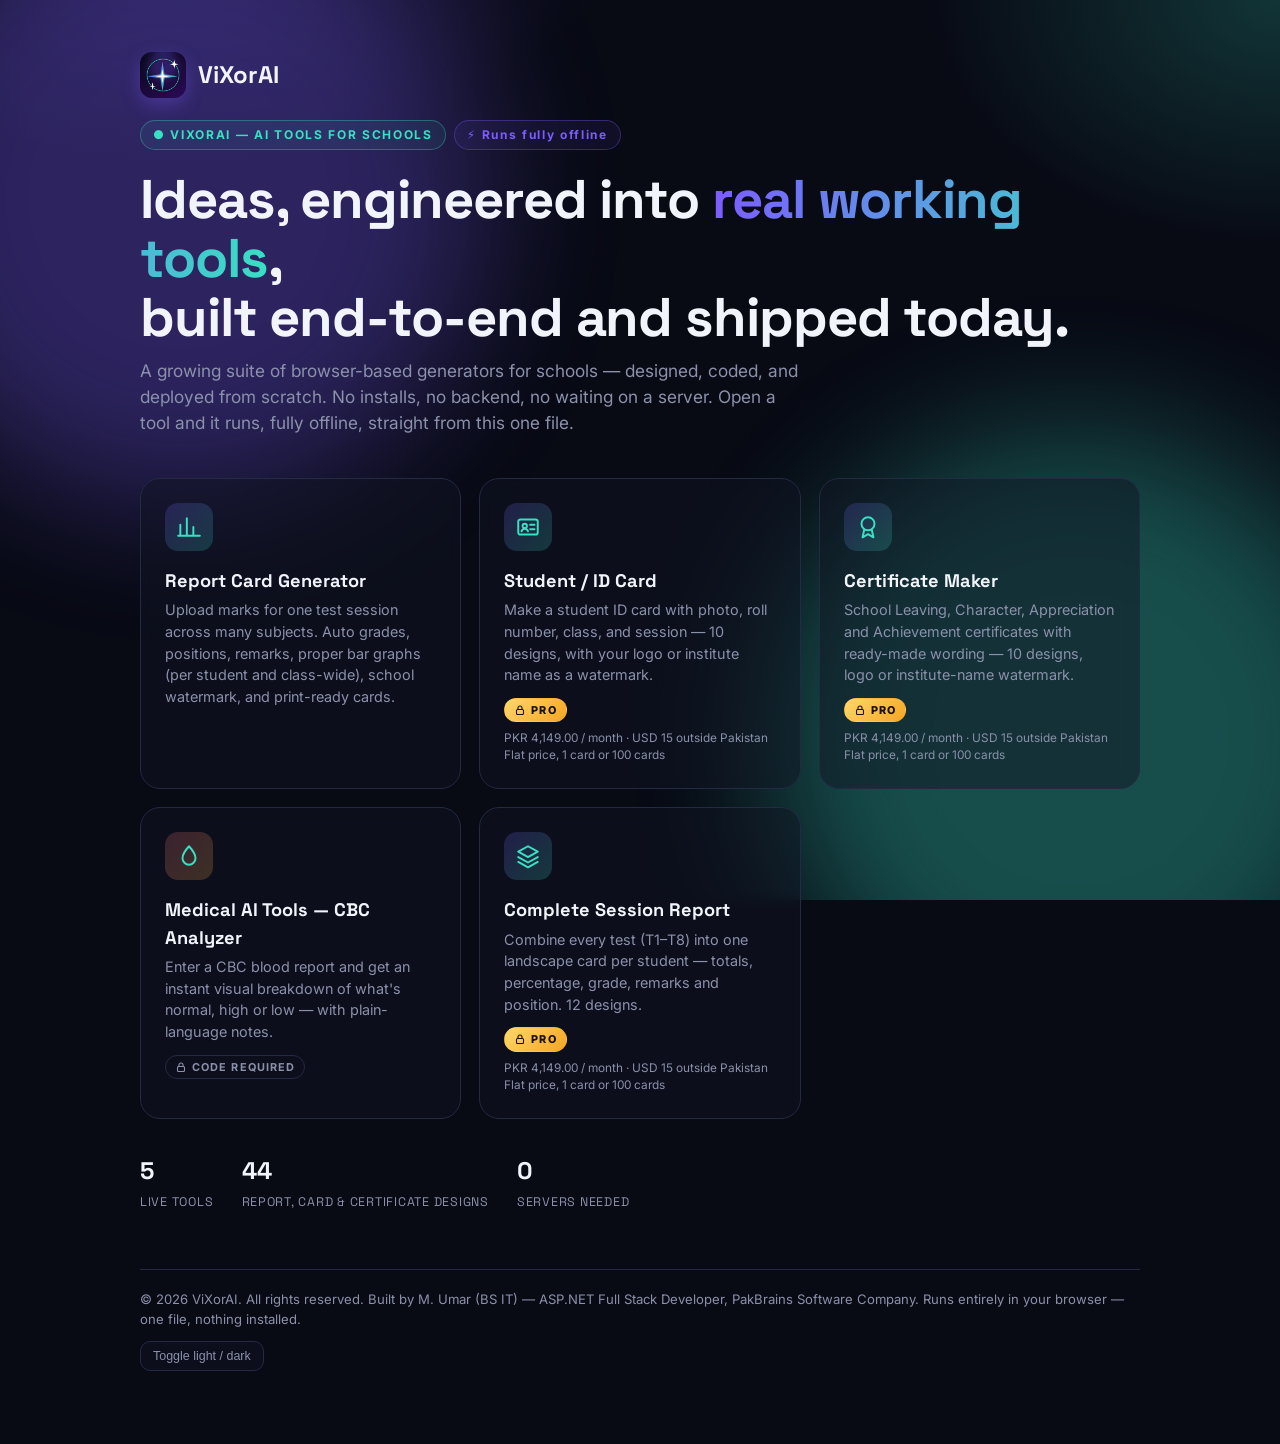
<file: ViXorAI (1).html>
<!DOCTYPE html>
<html lang="en">
<head>
<meta charset="utf-8">
<meta name="viewport" content="width=device-width, initial-scale=1, viewport-fit=cover">
<title>ViXorAI</title>
<link rel="icon" type="image/png" href="./vixorai-logo.png">
<link rel="icon" type="image/png" href="[data-uri]">
<link rel="apple-touch-icon" href="[data-uri]">
<meta name="theme-color" content="#080a14"><meta name="apple-mobile-web-app-capable" content="yes"><meta name="apple-mobile-web-app-title" content="ViXorAI">
<link rel="manifest" href="manifest.json">

<link rel="stylesheet" href="https://fonts.googleapis.com/css2?family=Space+Grotesk:wght@500;600;700;800&family=Inter:wght@400;500;600;700&display=swap">
<style>
:root{--bg:#080a14;--card:#10142280;--cardh:#161b2e;--line:#242a44;--ink:#f2f4fb;--mute:#8b91ab;--a1:#7c5cff;--a2:#38e0c4;
box-sizing:border-box;padding-top:env(safe-area-inset-top,0px);padding-bottom:env(safe-area-inset-bottom,0px)}
:root[data-theme="light"]{--bg:#f4f5fb;--card:#ffffff;--cardh:#fff;--line:#dde1f0;--ink:#12142a;--mute:#5d6280}
*{box-sizing:border-box}
html{scroll-padding-top:env(safe-area-inset-top,0px)}
body{margin:0;min-height:100%;background:
radial-gradient(60vw 40vw at 15% -10%,#7c5cff33,transparent 60%),
radial-gradient(50vw 35vw at 100% 0%,#38e0c433,transparent 55%),var(--bg);
color:var(--ink);font-family:Inter,system-ui,sans-serif;line-height:1.5}
main{max-width:1040px;margin:0 auto;padding:52px 20px 60px}
.tag{display:inline-flex;align-items:center;gap:8px;font-size:.75rem;letter-spacing:.14em;color:var(--a2);border:1px solid #38e0c455;background:#38e0c412;padding:5px 12px;border-radius:999px;font-weight:700}
h1{font-family:"Space Grotesk",sans-serif;font-size:clamp(2.2rem,6vw,3.4rem);line-height:1.08;margin:20px 0 12px;letter-spacing:-.02em}
h1 b{background:linear-gradient(90deg,var(--a1),var(--a2));-webkit-background-clip:text;background-clip:text;color:transparent}
.lead{color:var(--mute);font-size:1.08rem;max-width:60ch;margin:0}
.grid{display:grid;grid-template-columns:repeat(auto-fit,minmax(250px,1fr));gap:18px;margin-top:42px}
button.tile,.tile{display:block;width:100%;text-align:left;text-decoration:none;color:inherit;background:var(--card);backdrop-filter:blur(6px);border:1px solid var(--line);border-radius:20px;padding:24px;position:relative;overflow:hidden;transition:transform .18s,border-color .18s,box-shadow .18s;font:inherit;cursor:pointer}
button.tile:hover{transform:translateY(-4px);border-color:var(--a1);box-shadow:0 18px 40px -14px #7c5cff40}
:focus-visible{outline:2px solid var(--a2);outline-offset:2px}
.tile .ic{font-size:1.6rem;width:48px;height:48px;display:grid;place-items:center;border-radius:13px;background:linear-gradient(135deg,#7c5cff33,#38e0c433);margin-bottom:16px}
.tile b{font-family:"Space Grotesk",sans-serif;font-size:1.14rem;display:block;margin-bottom:5px}
.tile p{margin:0;color:var(--mute);font-size:.9rem}
.tile .go{position:absolute;top:22px;right:22px;color:var(--a2);font-size:1.1rem;opacity:0;transition:opacity .18s}
button.tile:hover .go{opacity:1}
.tile.soon{opacity:.5;cursor:default}
.tile.med .ic{background:linear-gradient(135deg,#ff6b8133,#ffb34d33)}
.badge{display:inline-block;margin-top:12px;font-size:.68rem;letter-spacing:.1em;font-weight:700;color:var(--mute);border:1px solid var(--line);padding:3px 9px;border-radius:999px}
.stats{display:flex;gap:28px;margin-top:34px;flex-wrap:wrap}
.stats div{font-family:"Space Grotesk",sans-serif}
.stats b{display:block;font-size:1.5rem}
.stats span{color:var(--mute);font-size:.78rem;letter-spacing:.06em;text-transform:uppercase}
.foot{margin-top:56px;color:var(--mute);font-size:.82rem;border-top:1px solid var(--line);padding-top:20px;display:flex;justify-content:space-between;gap:12px;flex-wrap:wrap}
.themebtn{border:1px solid var(--line);background:var(--card);color:var(--mute);border-radius:10px;padding:7px 12px;font-size:.78rem;cursor:pointer}
#toolWrap{position:fixed;inset:0;background:#0b0d16;z-index:50;flex-direction:column}
:root[data-theme="light"] #toolWrap{background:#eef0f7}
#toolBar{display:flex;align-items:center;gap:12px;padding:12px 16px;padding-top:calc(12px + env(safe-area-inset-top,0px));background:var(--cardh);border-bottom:1px solid var(--line);flex:none}
#backBtn{border:1px solid var(--line);background:var(--card);color:var(--ink);border-radius:10px;padding:10px 16px;font:600 14px Inter,sans-serif;cursor:pointer;min-height:42px}
#toolTitle{font-family:"Space Grotesk",sans-serif;font-weight:700;color:var(--ink)}
#toolFrame{flex:1;width:100%;border:0;background:#fff}
#aura{position:fixed;inset:0;overflow:hidden;z-index:0;pointer-events:none}
#aura i{position:absolute;width:48vw;height:48vw;min-width:340px;min-height:340px;border-radius:50%;filter:blur(70px);opacity:.32;font-style:normal}
#aura i:nth-child(1){background:var(--a1);top:-12%;left:-10%;animation:drift1 19s ease-in-out infinite alternate}
#aura i:nth-child(2){background:var(--a2);bottom:-16%;right:-8%;animation:drift2 23s ease-in-out infinite alternate}
@keyframes drift1{to{transform:translate(6vw,7vh) scale(1.15)}}
@keyframes drift2{to{transform:translate(-6vw,-6vh) scale(1.12)}}
@media(prefers-reduced-motion:reduce){#aura i{animation:none}}
main{position:relative;z-index:1}
.tag.tag2{color:var(--a1);border-color:#7c5cff55;background:#7c5cff14;margin-left:8px}
@media(max-width:480px){.tag.tag2{margin-left:0;margin-top:8px}main{padding:32px 16px 40px}.brand{font-size:1.25rem;gap:9px;margin-bottom:18px}.vxlogo{width:40px;height:40px}.stats{gap:16px}.tile{padding:18px}#toolBar{gap:8px;padding:10px 12px;padding-top:calc(10px + env(safe-area-inset-top,0px))}#backBtn{padding:8px 10px;min-height:40px;white-space:nowrap}#toolTitle{flex:1;min-width:0;gap:6px;font-size:.88rem}#toolTitle span{min-width:0;white-space:nowrap;overflow:hidden;text-overflow:ellipsis}#toolTitle .who{display:none}#toolTitle .vxlogo{width:26px;height:26px}.gbox{padding:20px}}
.brand{display:flex;align-items:center;gap:12px;margin-bottom:22px;font-family:"Space Grotesk",sans-serif;font-weight:800;font-size:1.5rem;letter-spacing:-.01em}
.vxlogo{width:46px;height:46px;border-radius:12px;object-fit:cover;box-shadow:0 6px 18px #7c5cff55}
#toolTitle{display:flex;align-items:center;gap:10px}#toolTitle .vxlogo{width:30px;height:30px;border-radius:8px;box-shadow:none}#toolTitle b{background:linear-gradient(90deg,var(--a1),var(--a2));-webkit-background-clip:text;background-clip:text;color:transparent}
#gate{display:none;overflow-y:auto;position:fixed;inset:0;z-index:80;background:#05060dcc;backdrop-filter:blur(8px);place-items:center;padding:20px}.gbox{width:min(400px,100%);background:var(--cardh);border:1px solid var(--line);border-radius:22px;padding:26px;box-shadow:0 30px 80px -20px #000a}
.gic{width:58px;height:58px;border-radius:16px;display:grid;place-items:center;color:#07101a;background:linear-gradient(135deg,var(--a1),var(--a2));margin-bottom:12px}.gbox h3{margin:0 0 4px;font:700 1.4rem "Space Grotesk",sans-serif}.gbox p{margin:0 0 12px;color:var(--mute);font-size:.92rem}
.gbox label{display:block;font-size:.78rem;font-weight:700;color:var(--mute);margin:10px 0 4px}.gbox input{width:100%;padding:12px 14px;border-radius:12px;border:1px solid var(--line);background:var(--bg);color:var(--ink);font:inherit}.gbox input:focus{outline:2px solid var(--a2)}
#ge{min-height:22px;color:#ff6b81;font-size:.85rem;font-weight:600;margin-top:8px}.grow{display:flex;gap:10px;margin-top:6px}.gb{flex:1;border:0;border-radius:12px;padding:12px;font:700 .95rem Inter,sans-serif;cursor:pointer}.g1{background:linear-gradient(135deg,var(--a1),var(--a2));color:#07101a}.g2{background:var(--card);color:var(--ink);border:1px solid var(--line)}
.lockb{display:inline-flex;align-items:center;gap:5px;align-self:flex-start}button.tile{display:flex;flex-direction:column;align-items:flex-start;justify-content:flex-start}.who{margin-left:auto;font-style:normal;font-size:.78rem;font-weight:700;color:var(--a2);border:1px solid var(--line);border-radius:999px;padding:4px 12px}
.badge.pro{color:#1a1200;background:linear-gradient(135deg,#ffd76a,#f5a623);border-color:transparent;font-weight:800}
.tile .price{display:block;margin-top:8px;font-size:.74rem;line-height:1.45;color:var(--mute)}
.gprice{display:none;margin:2px 0 6px;padding:12px 14px;border-radius:14px;border:1px solid var(--line);background:linear-gradient(135deg,#7c5cff14,#38e0c414)}
.gprice>b{display:block;font-size:.8rem;letter-spacing:.06em;color:var(--a2);margin-bottom:6px}
.gprice .pr{display:flex;justify-content:space-between;gap:10px;font-size:.92rem;padding:3px 0}.gprice .pr strong{font-family:"Space Grotesk",sans-serif}
.gprice small{display:block;margin-top:8px;color:var(--mute);font-size:.78rem;line-height:1.45}.gprice a{color:var(--a2);font-weight:700;word-break:break-all}
</style>
</head>
<body>
<div id="aura"><i></i><i></i></div>
<main id="home">
  <div class="brand"><img class="vxlogo" data-logo alt="ViXorAI"><span>ViXorAI</span></div>
  <span class="tag">● VIXORAI — AI TOOLS FOR SCHOOLS</span><span class="tag tag2">⚡ Runs fully offline</span>
  <h1>Ideas, engineered into <b>real working tools</b>,<br>built end-to-end and shipped today.</h1>
  <p class="lead">A growing suite of browser-based generators for schools — designed, coded, and deployed from scratch. No installs, no backend, no waiting on a server. Open a tool and it runs, fully offline, straight from this one file.</p>

  <div class="grid">
    <button class="tile" data-tool="report">
      <span class="go">→</span>
      <div class="ic" style="color:var(--a2)"><svg viewBox="0 0 24 24" width="26" height="26" fill="none" stroke="currentColor" stroke-width="1.8" stroke-linecap="round" stroke-linejoin="round"><path d="M4 20V10M10 20V4M16 20v-8M22 20H2"/></svg></div>
      <b>Report Card Generator</b>
      <p>Upload marks for one test session across many subjects. Auto grades, positions, remarks, proper bar graphs (per student and class-wide), school watermark, and print-ready cards.</p>
    </button>
    <button class="tile" data-tool="idcard">
      <span class="go">→</span>
      <div class="ic" style="color:var(--a2)"><svg viewBox="0 0 24 24" width="26" height="26" fill="none" stroke="currentColor" stroke-width="1.8" stroke-linecap="round" stroke-linejoin="round"><rect x="3" y="5" width="18" height="14" rx="2"/><circle cx="9" cy="11" r="2"/><path d="M6 16c.6-1.6 2-2.4 3-2.4s2.4.8 3 2.4M14 10h4M14 14h4"/></svg></div>
      <b>Student / ID Card</b>
      <p>Make a student ID card with photo, roll number, class, and session — 10 designs, with your logo or institute name as a watermark.</p><span class="badge lockb pro"><svg viewBox="0 0 24 24" width="12" height="12" fill="none" stroke="currentColor" stroke-width="2.2" stroke-linecap="round" stroke-linejoin="round"><rect x="5" y="11" width="14" height="10" rx="2"/><path d="M8 11V8a4 4 0 0 1 8 0v3"/></svg> PRO</span><span class="price">PKR 4,149.00 / month · USD 15 outside Pakistan<br>Flat price, 1 card or 100 cards</span>
    </button>
    <button class="tile" data-tool="cert">
      <span class="go">→</span>
      <div class="ic" style="color:var(--a2)"><svg viewBox="0 0 24 24" width="26" height="26" fill="none" stroke="currentColor" stroke-width="1.8" stroke-linecap="round" stroke-linejoin="round"><circle cx="12" cy="9" r="6"/><path d="m8.5 14.5-1.5 7 5-3 5 3-1.5-7"/></svg></div>
      <b>Certificate Maker</b>
      <p>School Leaving, Character, Appreciation and Achievement certificates with ready-made wording — 10 designs, logo or institute-name watermark.</p><span class="badge lockb pro"><svg viewBox="0 0 24 24" width="12" height="12" fill="none" stroke="currentColor" stroke-width="2.2" stroke-linecap="round" stroke-linejoin="round"><rect x="5" y="11" width="14" height="10" rx="2"/><path d="M8 11V8a4 4 0 0 1 8 0v3"/></svg> PRO</span><span class="price">PKR 4,149.00 / month · USD 15 outside Pakistan<br>Flat price, 1 card or 100 cards</span>
    </button>
    <button class="tile med" data-tool="cbc">
      <span class="go">→</span>
      <div class="ic" style="color:var(--a2)"><svg viewBox="0 0 24 24" width="26" height="26" fill="none" stroke="currentColor" stroke-width="1.8" stroke-linecap="round" stroke-linejoin="round"><path d="M12 3s6 6.5 6 11a6 6 0 0 1-12 0c0-4.5 6-11 6-11z"/></svg></div>
      <b>Medical AI Tools — CBC Analyzer</b>
      <p>Enter a CBC blood report and get an instant visual breakdown of what's normal, high or low — with plain-language notes.</p><span class="badge lockb"><svg viewBox="0 0 24 24" width="12" height="12" fill="none" stroke="currentColor" stroke-width="2.2" stroke-linecap="round" stroke-linejoin="round"><rect x="5" y="11" width="14" height="10" rx="2"/><path d="M8 11V8a4 4 0 0 1 8 0v3"/></svg> CODE REQUIRED</span>
    </button>
    <button class="tile" data-tool="session"><span class="go">→</span>
      <div class="ic" style="color:var(--a2)"><svg viewBox="0 0 24 24" width="26" height="26" fill="none" stroke="currentColor" stroke-width="1.8" stroke-linecap="round" stroke-linejoin="round"><path d="m12 3 9 5-9 5-9-5z"/><path d="m3 13 9 5 9-5"/><path d="m3 17.5 9 5 9-5"/></svg></div>
      <b>Complete Session Report</b>
      <p>Combine every test (T1–T8) into one landscape card per student — totals, percentage, grade, remarks and position. 12 designs.</p><span class="badge lockb pro"><svg viewBox="0 0 24 24" width="12" height="12" fill="none" stroke="currentColor" stroke-width="2.2" stroke-linecap="round" stroke-linejoin="round"><rect x="5" y="11" width="14" height="10" rx="2"/><path d="M8 11V8a4 4 0 0 1 8 0v3"/></svg> PRO</span><span class="price">PKR 4,149.00 / month · USD 15 outside Pakistan<br>Flat price, 1 card or 100 cards</span>
    </button>
  </div>

  <div class="stats">
    <div><b>5</b><span>Live tools</span></div>
    <div><b>44</b><span>Report, card &amp; certificate designs</span></div>
    <div><b>0</b><span>Servers needed</span></div>
  </div>

  <p class="foot">
    <span>© 2026 ViXorAI. All rights reserved. Built by M. Umar (BS IT) — ASP.NET Full Stack Developer, PakBrains Software Company. Runs entirely in your browser — one file, nothing installed.</span>
    <button class="themebtn" id="thb">Toggle light / dark</button>
  </p>
</main>

<div id="gate"><div class="gbox"><div class="gic"><svg viewBox="0 0 24 24" width="30" height="30" fill="none" stroke="currentColor" stroke-width="2" stroke-linecap="round" stroke-linejoin="round"><rect x="5" y="11" width="14" height="10" rx="2"/><path d="M8 11V8a4 4 0 0 1 8 0v3"/></svg></div><h3>ViXorAI access</h3><p>Enter your name and the ViXorAI code to open <b id="gt"></b>.</p><div class="gprice" id="gp"><b>VIXORAI PRO · 1 MONTH CODE</b><div class="pr"><span>Pakistan</span><strong>PKR 4,149.00</strong></div><div class="pr"><span>Outside Pakistan</span><strong>USD 15</strong></div><small>One flat price per month — whether you prepare 1 card or 100 cards, the price stays the same. To get the ViXorAI app code, contact <a href="mailto:UmarPakbrainbwp07@gmail.com">UmarPakbrainbwp07@gmail.com</a></small></div><label>Your name</label><input id="gn" type="text" placeholder="Any name" autocomplete="off"><label>ViXorAI code</label><input id="gc" type="password" placeholder="App code" autocomplete="off"><div id="ge"></div><div class="grow"><button id="gno" class="gb g2">Cancel</button><button id="gok" class="gb g1">Unlock</button></div></div></div>
<div id="toolWrap" hidden>
  <div id="toolBar"><button id="backBtn">← Back to tools</button><span id="toolTitle"></span></div>
  <iframe id="toolFrame" title="Tool"></iframe>
</div>

<script>document.querySelector('link[rel="apple-touch-icon"]').href="./vixorai-logo.png";</script>
<script>
const REPORT_B64="[base64]/[base64]/[base64]/[base64]/[base64]/[base64]/[base64]/XHM/bm98c2VyaWFsfF5zci9pLnRlc3QoeCkpLG5tPShhPT5hPj0wP2E6aGVhZC5maW5kSW5kZXgoeD0+L25hbWUvaS50ZXN0KHgpKSkoaGVhZC5maW5kSW5kZXgoeD0+L14oc3R1ZGVudFxzKik/[base64]/KT8kL2kpOwogICAgY29uc3QgY249eC5yZXBsYWNlKC9ccyooXChbXildKlwpfFwvXHMqXGQrfFxzXGQrKFwuXGQrKT9ccyoobWFya3M/[base64]/Z3YocixHLmlkKTppKzEsbnVtPXBhcnNlRmxvYXQoaWQpLG5tPUcubm0+PTA/U3RyaW5nKGd2KHIsRy5ubSkpLnRyaW0oKToiIjsKICAgIHJldHVybiB7aWQ6aWQsbnVtOmlzTmFOKG51bSk/aSsxOm51bSxuOm5tfHwiU3R1ZGVudCAiKyhpKzEpLGc6Ry5ncD49MD9TdHJpbmcoZ3YocixHLmdwKSkudHJpbSgpLnJlcGxhY2UoL1xzKmdyb3VwJC9pLCIiKTooTC5sZW5ndGg/[base64]/[base64]/IkYiOnA+PTkwPyJBKyI6cD49ODA/IkEiOnA+PTcwPyJCIjpwPj02MD8iQyI6IkQiOwpjb25zdCByaz1wPT5wPj05MD9bIkV4Y2VsbGVudCIsIiMxZTllNzciXTpwPj04MD9bIlZlcnkgR29vZCIsIiM1YTNmYzkiXTpwPj03MD9bIkdvb2QgU3RhbmRpbmciLCIjYzA4YTFlIl06cD49NjA/WyJNb2RlcmF0ZSIsIiNlMDgwM2EiXTpwPj01MD9bIk5lZWRzIEhhcmR3b3JrIiwiI2QyNGE0YSJdOlsiTmVlZHMgSW1wcm92ZW1lbnQiLCIjYjAyYTJhIl07CmNvbnN0IG92PShwLHBhc3MpPT5wPHBhc3M/[base64]/[base64]/[base64]/[base64]/[base64]/[base64]/ZXNjKHgpKyIg4oaSICIrKHVzZWRbaV0hPT11bmRlZmluZWQ/[base64]/[base64]/[base64]/IkFic2VudCI6Zm0oeC52KX08L3RkPjx0ZD4ke3gubX08L3RkPjx0ZCBjbGFzcz0icGMiPiR7eC5hPyLigJQiOmYyKHgucCkrIiUifTwvdGQ+PHRkIGNsYXNzPSJyayIgc3R5bGU9ImNvbG9yOiR7eC5hPyIjYzk0YTRhIjpyWzFdfSI+JHt4LmE/IkFic2VudCI6clswXX08L3RkPjwvdHI+YH0pLmpvaW4oIiIpOwogIGNvbnN0IGNoPWNoYXJ0JiZpdC5sZW5ndGg/[base64]/IiDCtyBDbGFzcyAiK2VzYyhjbHMpOiIifTwvc3Bhbj4ke3MuZz9gPGJyPjxzcGFuIGNsYXNzPSJncCAkey9tZWQvaS50ZXN0KHMuZyk/ImIiOiJhIn0iPiR7ZXNjKHMuZyl9IGdyb3VwPC9zcGFuPmA6IiJ9PC9kaXY+PGRpdiBjbGFzcz0iZ2QiPjxkaXYgY2xhc3M9ImRpYSIgc3R5bGU9ImJhY2tncm91bmQ6JHt0cGw9PT0ibW9ubyI/[base64]/[base64]/[base64]/[base64]/c3VtbWFyeUNhcmQoKTpjYXJkKGl0ZW1zW2pdKX08L2Rpdj5gO2grPWA8c2VjdGlvbiBjbGFzcz0ic2hlZXQgcCR7bn0iPiR7Y308L3NlY3Rpb24+YH0KICAkKCJwZyIpLnRleHRDb250ZW50PWBAcGFnZXtzaXplOkE0ICR7bj09PTI/[base64]/[base64]/[base64]/[base64]/MjEwOjI5Nyk7CiAgfQogIGNvbnN0IGJsb2I9ZG9jLm91dHB1dCgiYmxvYiIpLGRsPXdpbmRvdy5jbGF1ZGU/[base64]/[base64]";
const IDCARD_B64="[base64]/[base64]/[base64]/[base64]/[base64]/[base64]/[base64]/cFszXToxfX0KZnVuY3Rpb24gdnhMdW0oYyl7Y29uc3QgZj12PT57di89MjU1O3JldHVybiB2PD0uMDM5Mjg/[base64]/[base64]/NjQwOjExMjMsSD1pZD80MDQ6Nzk0LGs9aWQ/[base64]";
const CERT_B64="[base64]/[base64]/[base64]/[base64]/ImlzIjoid2FzIn0gYSBib25hZmlkZSBzdHVkZW50IG9mICR7QihkLmluc3QpfSwgJHtjdXI/[base64]/[base64]/[base64]/[base64]/[base64]/[base64]/[base64]/[base64]/[base64]";
const CBC_B64="[base64]/[base64]/[base64]/[base64]/IiDCtyBBZ2UgIitlc2MoJCgiI3BhZ2UiKS52YWx1ZSk6IiJ9IMK3ICR7c2V4PT0ibSI/[base64]/IiDCtyBBZ2UgIitlc2MoJCgiI3BhZ2UiKS52YWx1ZSk6IiJ9IMK3ICR7c2V4PT0ibSI/[base64]/[base64]";
const SESSION_B64="[base64]/[base64]/IkErIjpwPj04MD8iQSI6cD49NzA/IkIiOnA+PTYwPyJDIjpwPj1wYXNzKCk/IkQiOiJGIixyZW09cD0+cD49OTA/[base64]/[base64]/KVteKV0qXCkvKXx8eC5tYXRjaCgvW1xzXC9dKFxkKyg/OlwuXGQrKT8pXHMqKD86bWFya3M/[base64]/[base64]/[base64]/djooL14tP1xkKyhcLlxkKyk/JC8udGVzdChTdHJpbmcodj8/[base64]/[base64]/[base64]/by90KjEwMDpudWxsfX0pLE89cm93cy5yZWR1Y2UoKGEscik9PmErci5vLDApLFQ9cm93cy5yZWR1Y2UoKGEscik9PmErci50LDApO3JldHVybntyb3dzLHR0LE8sVCxwOlQ/[base64]/YDxpbWcgY2xhc3M9ImxnIiBzcmM9IiR7RC5sb2dvfSIgYWx0PSIiPmA6YDxkaXYgY2xhc3M9ImxnIj4ke2VzYyhtb25vKX08L2Rpdj5gOwpjb25zdCBjZWxsPXg9Png/YCR7eC5hPyJBYnMiOmYoeC5vKX08c21hbGw+LyR7Zih4LnQpfTwvc21hbGw+YDoi4oCUIixyaD1NYXRoLm1heCgyNixNYXRoLm1pbig1MCxNYXRoLmZsb29yKDQzMC8oYy5yb3dzLmxlbmd0aCszKSkpKSxmcz1uPjg/[base64]/[base64]/[base64]/[base64]";
const TOOLS={report:{title:"Report Cards",b64:REPORT_B64},idcard:{title:"ID Cards",lock:1,pro:1,b64:IDCARD_B64},cert:{title:"Certificates",lock:1,pro:1,b64:CERT_B64},session:{title:"Session Report",lock:1,pro:1,b64:SESSION_B64},cbc:{title:"Medical Tools · CBC Analyzer",lock:1,b64:CBC_B64}};
const VXLOGO=document.querySelector('link[rel="apple-touch-icon"]').href;document.querySelectorAll("img[data-logo]").forEach(i=>i.src=VXLOGO);
const fr=document.getElementById("toolFrame");fr.addEventListener("load",()=>{try{fr.contentDocument.documentElement.setAttribute("data-vx",document.documentElement.getAttribute("data-theme")==="light"?"light":"dark")}catch(e){}});
function b64ToText(b64){const bin=atob(b64);const bytes=new Uint8Array(bin.length);for(let i=0;i<bin.length;i++)bytes[i]=bin.charCodeAt(i);return new TextDecoder("utf-8").decode(bytes)}
function sha256(m){const r=(x,n)=>x>>>n|x<<32-n,K=[],Hh=[],p=[];let c=0;for(let n=2;c<64;n++){if(p.every(q=>n%q)){p.push(n);if(c<8)Hh[c]=Math.pow(n,.5)*4294967296|0;K[c++]=Math.pow(n,1/3)*4294967296|0}}
const b=unescape(encodeURIComponent(m)),l=b.length*8,w=new Array(((l+64>>9)<<4)+16).fill(0);for(let i=0;i<b.length;i++)w[i>>2]|=b.charCodeAt(i)<<24-i%4*8;w[l>>5]|=128<<24-l%32;w[w.length-1]=l;
for(let j=0;j<w.length;j+=16){const x=w.slice(j,j+16),h=Hh.slice(0);for(let i=0;i<64;i++){if(i>15){const a=x[i-15],c=x[i-2];x[i]=x[i-16]+(r(a,7)^r(a,18)^a>>>3)+x[i-7]+(r(c,17)^r(c,19)^c>>>10)|0}const e=h[4],a=h[0],t1=h[7]+(r(e,6)^r(e,11)^r(e,25))+(e&h[5]^~e&h[6])+K[i]+x[i]|0,t2=(r(a,2)^r(a,13)^r(a,22))+(a&h[1]^a&h[2]^h[1]&h[2])|0;h.unshift(t1+t2|0);h[4]=h[4]+t1|0;h.pop()}for(let i=0;i<8;i++)Hh[i]=Hh[i]+h[i]|0}
return Hh.map(v=>('0000000'+(v>>>0).toString(16)).slice(-8)).join('')}
const CODE_HASH="0403cdf9fed1833bea7575aec3e22b555c1f45173b036a84879a137c6358df23",esc=s=>String(s).replace(/[&<>"]/g,c=>({"&":"&amp;","<":"&lt;",">":"&gt;",'"':"&quot;"}[c]));
const gate=document.getElementById("gate"),gn=document.getElementById("gn"),gc=document.getElementById("gc"),ge=document.getElementById("ge"),tw=document.getElementById("toolWrap");let pend=null;
function openTool(t,who){document.getElementById("toolTitle").innerHTML='<img class="vxlogo" src="'+VXLOGO+'" alt=""><span><b>ViXorAI</b> · '+t.title+'</span>'+(who?'<em class="who">'+esc(who)+'</em>':'');let toolHtml=b64ToText(t.b64);if(t===TOOLS.report)toolHtml=toolHtml.replace('const N=["Ali Raza","Sara Khan","Hamza Iqbal","Ayesha Noor","Bilal Ahmed","Fatima Zahra","Usman Tariq","Hira Malik"]','const N=["Maria","Umar","Umar","Umar","Umar","Umar","Umar","Umar"]');if(t===TOOLS.session)toolHtml=toolHtml.replace('const N=["Ali Raza","Hina Fatima","Usman Khalid","Ayesha Noor","Bilal Ahmad","Sana Iqbal"]','const N=["Maria","Umar","Umar","Umar","Umar","Umar"]');toolHtml=toolHtml.replace('id="pname" placeholder="Umar"','id="pname" value="Umar" placeholder="Umar"').replace('id="name" placeholder="Umar" autocomplete="off"','id="name" value="Umar" placeholder="Umar" autocomplete="off"');fr.srcdoc=toolHtml;tw.hidden=false;tw.style.display="flex"}
function closeGate(){gate.style.display="none";pend=null}
function unlock(){const n=gn.value.trim();if(!n){ge.textContent="Please enter your name.";gn.focus();return}if(sha256(gc.value.trim())!==CODE_HASH){ge.textContent="Wrong ViXorAI code. To get a code, contact UmarPakbrainbwp07@gmail.com";gc.select();return}const t=pend;closeGate();openTool(t,n)}
document.getElementById("gok").onclick=unlock;document.getElementById("gno").onclick=closeGate;gate.addEventListener("keydown",e=>{if(e.key==="Enter")unlock();if(e.key==="Escape")closeGate()});
document.querySelectorAll(".tile[data-tool]").forEach(btn=>btn.addEventListener("click",()=>{const t=TOOLS[btn.dataset.tool];if(!t)return;if(t.lock){pend=t;gn.value="";gc.value="";ge.textContent="";document.getElementById("gt").textContent=t.title;document.getElementById("gp").style.display=t.pro?"block":"none";gate.style.display="grid";gn.focus()}else openTool(t)}));
document.getElementById("backBtn").addEventListener("click",()=>{
  document.getElementById("toolWrap").hidden=true;
  document.getElementById("toolWrap").style.display="none";
  document.getElementById("toolFrame").srcdoc="about:blank";
});
document.getElementById("thb").addEventListener("click",()=>{
  const r=document.documentElement,cur=r.getAttribute("data-theme");
  r.setAttribute("data-theme",cur==="light"?"dark":"light");
});
</script>
<script>if("serviceWorker"in navigator)addEventListener("load",function(){navigator.serviceWorker.register("sw.js").catch(function(){})})</script>
</body>
</html>
</file>
<file: tool-page.css>
:root {
  color-scheme: dark;
  --page-bg: #07111f;
  --page-panel: #101a2a;
  --page-border: rgba(255, 255, 255, 0.11);
  --page-text: #edf3ff;
  --page-muted: #9aaac4;
  --page-accent: #7c5cff;
  --page-mint: #29d0b1;
}

:root[data-theme="light"] {
  color-scheme: light;
  --page-bg: #f4f7fc;
  --page-panel: #fff;
  --page-border: rgba(27, 42, 68, 0.13);
  --page-text: #17233a;
  --page-muted: #5d6a82;
  --page-accent: #7054e8;
  --page-mint: #079d84;
}

* { box-sizing: border-box; }
html { min-height: 100%; scroll-behavior: smooth; }
body {
  min-height: 100vh;
  margin: 0;
  color: var(--page-text);
  background:
    radial-gradient(circle at 8% 0%, color-mix(in srgb, var(--page-accent) 15%, transparent), transparent 30rem),
    radial-gradient(circle at 100% 18%, color-mix(in srgb, var(--page-mint) 12%, transparent), transparent 28rem),
    var(--page-bg);
  font: 16px/1.65 Inter, ui-sans-serif, system-ui, -apple-system, "Segoe UI", sans-serif;
  transition: background-color 180ms ease, color 180ms ease;
}
a { color: inherit; text-decoration: none; }
button { font: inherit; }
.page-wrap { width: min(1120px, calc(100% - 36px)); margin-inline: auto; }

.page-header {
  position: sticky;
  top: 0;
  z-index: 5;
  border-bottom: 1px solid var(--page-border);
  background: color-mix(in srgb, var(--page-bg) 84%, transparent);
  backdrop-filter: blur(18px);
}
.page-nav {
  min-height: 76px;
  display: flex;
  align-items: center;
  justify-content: space-between;
  gap: 18px;
}
.page-brand { display: inline-flex; align-items: center; gap: 11px; font-weight: 800; letter-spacing: -0.04em; }
.page-brand-mark {
  width: 42px;
  height: 42px;
  display: grid;
  place-items: center;
  border: 1px solid color-mix(in srgb, var(--page-mint) 38%, transparent);
  border-radius: 14px;
  color: var(--page-mint);
  background: color-mix(in srgb, var(--page-mint) 10%, var(--page-panel));
  box-shadow: 0 8px 24px color-mix(in srgb, var(--page-mint) 12%, transparent);
}
.page-nav-links { display: flex; align-items: center; gap: 8px; }
.page-nav-links a,
.theme-toggle {
  min-height: 42px;
  display: inline-flex;
  align-items: center;
  justify-content: center;
  gap: 8px;
  padding: 9px 14px;
  border: 1px solid transparent;
  border-radius: 999px;
  color: var(--page-muted);
  background: transparent;
  font-size: 0.9rem;
  font-weight: 700;
  transition: color 160ms ease, background 160ms ease, border-color 160ms ease, transform 160ms ease;
}
.page-nav-links a:hover,
.theme-toggle:hover {
  color: var(--page-text);
  border-color: var(--page-border);
  background: color-mix(in srgb, var(--page-panel) 76%, transparent);
}
.theme-toggle { cursor: pointer; }
.theme-icon { font-size: 1.05rem; }
.page-nav-links a:focus-visible,
.theme-toggle:focus-visible,
.page-cta:focus-visible,
.back-link:focus-visible {
  outline: 3px solid var(--page-mint);
  outline-offset: 3px;
}

.tool-main { padding-block: clamp(56px, 9vw, 112px) 84px; }
.tool-layout { display: grid; grid-template-columns: minmax(0, 1.1fr) minmax(280px, 0.7fr); gap: clamp(32px, 7vw, 80px); align-items: center; }
.tool-eyebrow {
  display: inline-flex;
  align-items: center;
  gap: 9px;
  margin: 0 0 20px;
  color: var(--page-mint);
  font-size: 0.75rem;
  font-weight: 800;
  letter-spacing: 0.14em;
  text-transform: uppercase;
}
.tool-eyebrow::before { width: 22px; height: 1px; content: ""; background: currentColor; }
h1, h2, h3 { font-family: "Space Grotesk", Inter, ui-sans-serif, system-ui, sans-serif; }
.tool-main h1 { max-width: 750px; margin: 0; font-size: clamp(2.8rem, 7vw, 5.7rem); line-height: 0.99; letter-spacing: -0.075em; }
.tool-main h1 em { color: var(--page-mint); font-style: normal; }
.tool-lead { max-width: 62ch; margin: 24px 0 0; color: var(--page-muted); font-size: clamp(1.05rem, 1.7vw, 1.2rem); }
.tool-actions { display: flex; flex-wrap: wrap; align-items: center; gap: 14px; margin-top: 30px; }
.page-cta {
  min-height: 50px;
  display: inline-flex;
  align-items: center;
  justify-content: center;
  gap: 10px;
  padding: 13px 20px;
  border: 1px solid transparent;
  border-radius: 15px;
  color: #07111f;
  background: linear-gradient(135deg, var(--page-accent), var(--page-mint));
  box-shadow: 0 14px 34px color-mix(in srgb, var(--page-accent) 24%, transparent);
  font-weight: 800;
  transition: transform 160ms ease, box-shadow 160ms ease;
}
.page-cta:hover { transform: translateY(-2px); box-shadow: 0 18px 38px color-mix(in srgb, var(--page-accent) 32%, transparent); }
.back-link { color: var(--page-muted); font-weight: 700; }
.back-link:hover { color: var(--page-text); }
.access-note { margin: 18px 0 0; color: var(--page-muted); font-size: 0.88rem; }

.tool-aside {
  position: relative;
  overflow: hidden;
  padding: clamp(24px, 4vw, 36px);
  border: 1px solid var(--page-border);
  border-radius: 28px;
  background: color-mix(in srgb, var(--page-panel) 88%, transparent);
  box-shadow: 0 26px 70px rgba(0, 0, 0, 0.16);
}
.tool-aside::before {
  position: absolute;
  top: -84px;
  right: -70px;
  width: 220px;
  height: 220px;
  border: 1px solid color-mix(in srgb, var(--page-mint) 24%, transparent);
  border-radius: 50%;
  box-shadow: 0 0 0 28px color-mix(in srgb, var(--page-accent) 5%, transparent), 0 0 0 58px color-mix(in srgb, var(--page-mint) 4%, transparent);
  content: "";
  pointer-events: none;
}
.aside-label { position: relative; color: var(--page-mint); font-size: 0.72rem; font-weight: 800; letter-spacing: 0.13em; text-transform: uppercase; }
.tool-aside h2 { position: relative; margin: 15px 0 18px; font-size: 1.55rem; line-height: 1.15; letter-spacing: -0.05em; }
.tool-points { position: relative; display: grid; gap: 12px; margin: 0; padding: 0; list-style: none; }
.tool-points li { display: flex; gap: 11px; align-items: flex-start; color: var(--page-muted); }
.tool-points li::before { flex: 0 0 8px; width: 8px; height: 8px; margin-top: 9px; border-radius: 50%; background: var(--page-mint); content: ""; }
.tool-footer { padding: 22px 0 32px; border-top: 1px solid var(--page-border); color: var(--page-muted); font-size: 0.88rem; }
.tool-footer .page-wrap { display: flex; justify-content: space-between; gap: 14px; flex-wrap: wrap; }

@media (max-width: 760px) {
  .tool-layout { grid-template-columns: 1fr; }
  .tool-aside { max-width: 620px; }
}
@media (max-width: 520px) {
  .page-wrap { width: min(100% - 28px, 1120px); }
  .page-nav { min-height: 66px; gap: 8px; }
  .page-brand { gap: 8px; font-size: 0.95rem; }
  .page-brand-mark { width: 36px; height: 36px; border-radius: 12px; }
  .page-nav-links { gap: 2px; }
  .page-nav-links a, .theme-toggle { min-height: 40px; padding: 8px 10px; font-size: 0.82rem; }
  .theme-label { display: none; }
  .tool-main { padding-top: 52px; }
  .tool-main h1 { font-size: clamp(2.65rem, 13vw, 4rem); }
  .tool-actions { align-items: stretch; flex-direction: column; }
  .page-cta { width: 100%; }
}
@media (prefers-reduced-motion: reduce) {
  *, *::before, *::after { scroll-behavior: auto !important; transition-duration: 0.01ms !important; }
}
</file>
